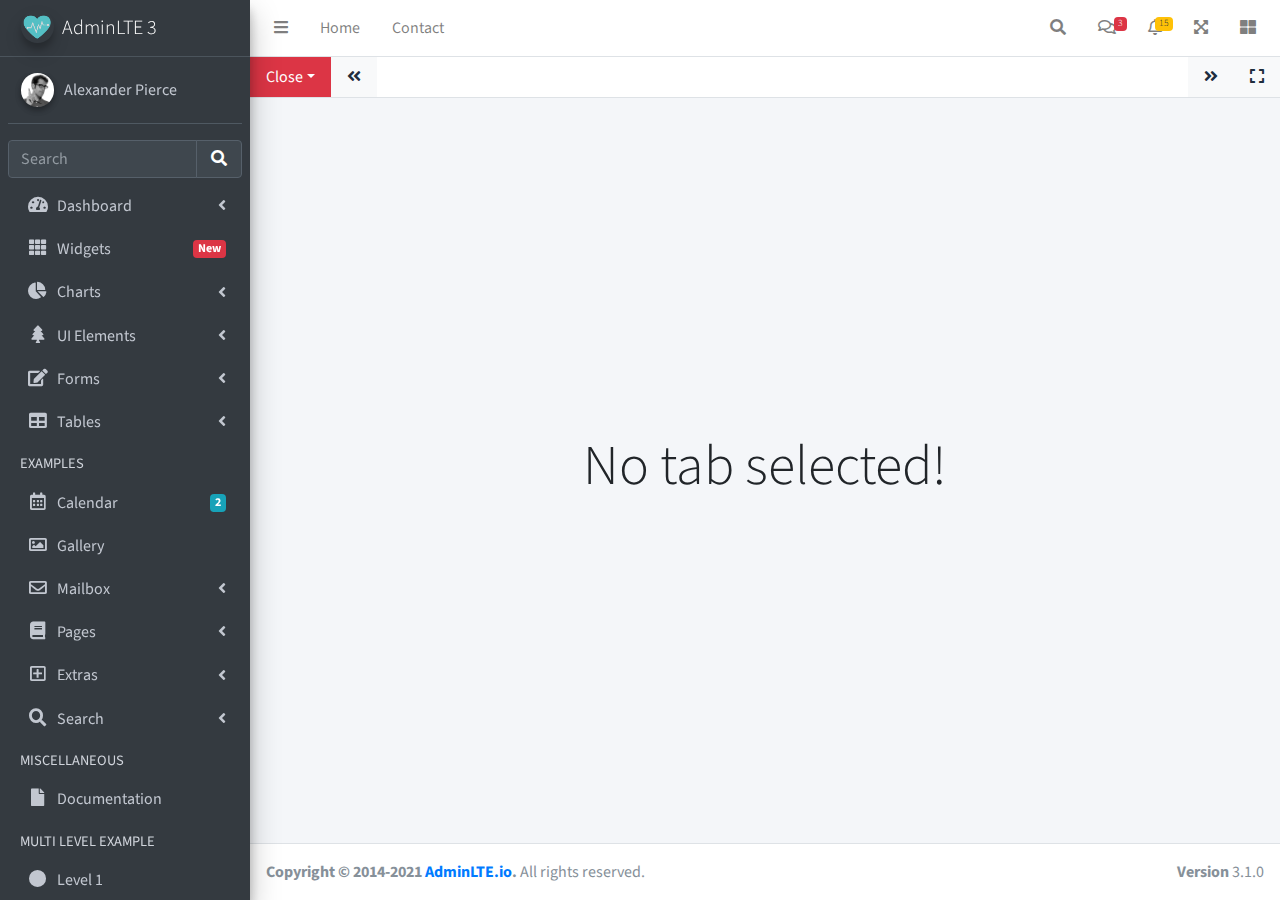
<file: iframe.html>
<!DOCTYPE html>
<html lang="en">
<head>
  <meta charset="utf-8">
  <meta name="viewport" content="width=device-width, initial-scale=1">
  <title>AdminLTE 3 | Tabbed IFrames</title>

  <!-- Google Font: Source Sans Pro -->
  <link rel="stylesheet" href="https://fonts.googleapis.com/css?family=Source+Sans+Pro:300,400,400i,700&display=fallback">
  <!-- Font Awesome -->
  <link rel="stylesheet" href="plugins/fontawesome-free/css/all.min.css">
  <!-- Theme style -->
  <link rel="stylesheet" href="dist/css/adminlte.min.css">
  <!-- overlayScrollbars -->
  <link rel="stylesheet" href="plugins/overlayScrollbars/css/OverlayScrollbars.min.css">
</head>
<body class="hold-transition sidebar-mini layout-fixed" data-panel-auto-height-mode="height">
<div class="wrapper">

  <!-- Navbar -->
  <nav class="main-header navbar navbar-expand navbar-white navbar-light">
    <!-- Left navbar links -->
    <ul class="navbar-nav">
      <li class="nav-item">
        <a class="nav-link" data-widget="pushmenu" href="#" role="button"><i class="fas fa-bars"></i></a>
      </li>
      <li class="nav-item d-none d-sm-inline-block">
        <a href="index3.html" class="nav-link">Home</a>
      </li>
      <li class="nav-item d-none d-sm-inline-block">
        <a href="#" class="nav-link">Contact</a>
      </li>
    </ul>

    <!-- Right navbar links -->
    <ul class="navbar-nav ml-auto">
      <!-- Navbar Search -->
      <li class="nav-item">
        <a class="nav-link" data-widget="navbar-search" href="#" role="button">
          <i class="fas fa-search"></i>
        </a>
        <div class="navbar-search-block">
          <form class="form-inline">
            <div class="input-group input-group-sm">
              <input class="form-control form-control-navbar" type="search" placeholder="Search" aria-label="Search">
              <div class="input-group-append">
                <button class="btn btn-navbar" type="submit">
                  <i class="fas fa-search"></i>
                </button>
                <button class="btn btn-navbar" type="button" data-widget="navbar-search">
                  <i class="fas fa-times"></i>
                </button>
              </div>
            </div>
          </form>
        </div>
      </li>

      <!-- Messages Dropdown Menu -->
      <li class="nav-item dropdown">
        <a class="nav-link" data-toggle="dropdown" href="#">
          <i class="far fa-comments"></i>
          <span class="badge badge-danger navbar-badge">3</span>
        </a>
        <div class="dropdown-menu dropdown-menu-lg dropdown-menu-right">
          <a href="#" class="dropdown-item">
            <!-- Message Start -->
            <div class="media">
              <img src="dist/img/user1-128x128.jpg" alt="User Avatar" class="img-size-50 mr-3 img-circle">
              <div class="media-body">
                <h3 class="dropdown-item-title">
                  Brad Diesel
                  <span class="float-right text-sm text-danger"><i class="fas fa-star"></i></span>
                </h3>
                <p class="text-sm">Call me whenever you can...</p>
                <p class="text-sm text-muted"><i class="far fa-clock mr-1"></i> 4 Hours Ago</p>
              </div>
            </div>
            <!-- Message End -->
          </a>
          <div class="dropdown-divider"></div>
          <a href="#" class="dropdown-item">
            <!-- Message Start -->
            <div class="media">
              <img src="dist/img/user8-128x128.jpg" alt="User Avatar" class="img-size-50 img-circle mr-3">
              <div class="media-body">
                <h3 class="dropdown-item-title">
                  John Pierce
                  <span class="float-right text-sm text-muted"><i class="fas fa-star"></i></span>
                </h3>
                <p class="text-sm">I got your message bro</p>
                <p class="text-sm text-muted"><i class="far fa-clock mr-1"></i> 4 Hours Ago</p>
              </div>
            </div>
            <!-- Message End -->
          </a>
          <div class="dropdown-divider"></div>
          <a href="#" class="dropdown-item">
            <!-- Message Start -->
            <div class="media">
              <img src="dist/img/user3-128x128.jpg" alt="User Avatar" class="img-size-50 img-circle mr-3">
              <div class="media-body">
                <h3 class="dropdown-item-title">
                  Nora Silvester
                  <span class="float-right text-sm text-warning"><i class="fas fa-star"></i></span>
                </h3>
                <p class="text-sm">The subject goes here</p>
                <p class="text-sm text-muted"><i class="far fa-clock mr-1"></i> 4 Hours Ago</p>
              </div>
            </div>
            <!-- Message End -->
          </a>
          <div class="dropdown-divider"></div>
          <a href="#" class="dropdown-item dropdown-footer">See All Messages</a>
        </div>
      </li>
      <!-- Notifications Dropdown Menu -->
      <li class="nav-item dropdown">
        <a class="nav-link" data-toggle="dropdown" href="#">
          <i class="far fa-bell"></i>
          <span class="badge badge-warning navbar-badge">15</span>
        </a>
        <div class="dropdown-menu dropdown-menu-lg dropdown-menu-right">
          <span class="dropdown-item dropdown-header">15 Notifications</span>
          <div class="dropdown-divider"></div>
          <a href="#" class="dropdown-item">
            <i class="fas fa-envelope mr-2"></i> 4 new messages
            <span class="float-right text-muted text-sm">3 mins</span>
          </a>
          <div class="dropdown-divider"></div>
          <a href="#" class="dropdown-item">
            <i class="fas fa-users mr-2"></i> 8 friend requests
            <span class="float-right text-muted text-sm">12 hours</span>
          </a>
          <div class="dropdown-divider"></div>
          <a href="#" class="dropdown-item">
            <i class="fas fa-file mr-2"></i> 3 new reports
            <span class="float-right text-muted text-sm">2 days</span>
          </a>
          <div class="dropdown-divider"></div>
          <a href="#" class="dropdown-item dropdown-footer">See All Notifications</a>
        </div>
      </li>
      <li class="nav-item">
        <a class="nav-link" data-widget="fullscreen" href="#" role="button">
          <i class="fas fa-expand-arrows-alt"></i>
        </a>
      </li>
      <li class="nav-item">
        <a class="nav-link" data-widget="control-sidebar" data-slide="true" href="#" role="button">
          <i class="fas fa-th-large"></i>
        </a>
      </li>
    </ul>
  </nav>
  <!-- /.navbar -->

  <!-- Main Sidebar Container -->
  <aside class="main-sidebar sidebar-dark-primary elevation-4">
    <!-- Brand Logo -->
    <a href="index3.html" class="brand-link">
      <img src="dist/img/AdminLTELogo.png" alt="AdminLTE Logo" class="brand-image img-circle elevation-3" style="opacity: .8">
      <span class="brand-text font-weight-light">AdminLTE 3</span>
    </a>

    <!-- Sidebar -->
    <div class="sidebar">
      <!-- Sidebar user panel (optional) -->
      <div class="user-panel mt-3 pb-3 mb-3 d-flex">
        <div class="image">
          <img src="dist/img/user2-160x160.jpg" class="img-circle elevation-2" alt="User Image">
        </div>
        <div class="info">
          <a href="#" class="d-block">Alexander Pierce</a>
        </div>
      </div>

      <!-- SidebarSearch Form -->
      <div class="form-inline">
        <div class="input-group" data-widget="sidebar-search">
          <input class="form-control form-control-sidebar" type="search" placeholder="Search" aria-label="Search">
          <div class="input-group-append">
            <button class="btn btn-sidebar">
              <i class="fas fa-search fa-fw"></i>
            </button>
          </div>
        </div>
      </div>

      <!-- Sidebar Menu -->
      <nav class="mt-2">
        <ul class="nav nav-pills nav-sidebar flex-column" data-widget="treeview" role="menu" data-accordion="false">
          <!-- Add icons to the links using the .nav-icon class
               with font-awesome or any other icon font library -->
          <li class="nav-item">
            <a href="#" class="nav-link">
              <i class="nav-icon fas fa-tachometer-alt"></i>
              <p>
                Dashboard
                <i class="right fas fa-angle-left"></i>
              </p>
            </a>
            <ul class="nav nav-treeview">
              <li class="nav-item">
                <a href="./index.html" class="nav-link">
                  <i class="far fa-circle nav-icon"></i>
                  <p>Dashboard v1</p>
                </a>
              </li>
              <li class="nav-item">
                <a href="./index2.html" class="nav-link">
                  <i class="far fa-circle nav-icon"></i>
                  <p>Dashboard v2</p>
                </a>
              </li>
              <li class="nav-item">
                <a href="./index3.html" class="nav-link">
                  <i class="far fa-circle nav-icon"></i>
                  <p>Dashboard v3</p>
                </a>
              </li>
            </ul>
          </li>
          <li class="nav-item">
            <a href="pages/widgets.html" class="nav-link">
              <i class="nav-icon fas fa-th"></i>
              <p>
                Widgets
                <span class="right badge badge-danger">New</span>
              </p>
            </a>
          </li>
          <li class="nav-item">
            <a href="#" class="nav-link">
              <i class="nav-icon fas fa-chart-pie"></i>
              <p>
                Charts
                <i class="right fas fa-angle-left"></i>
              </p>
            </a>
            <ul class="nav nav-treeview">
              <li class="nav-item">
                <a href="pages/charts/chartjs.html" class="nav-link">
                  <i class="far fa-circle nav-icon"></i>
                  <p>ChartJS</p>
                </a>
              </li>
              <li class="nav-item">
                <a href="pages/charts/flot.html" class="nav-link">
                  <i class="far fa-circle nav-icon"></i>
                  <p>Flot</p>
                </a>
              </li>
              <li class="nav-item">
                <a href="pages/charts/inline.html" class="nav-link">
                  <i class="far fa-circle nav-icon"></i>
                  <p>Inline</p>
                </a>
              </li>
            </ul>
          </li>
          <li class="nav-item">
            <a href="#" class="nav-link">
              <i class="nav-icon fas fa-tree"></i>
              <p>
                UI Elements
                <i class="fas fa-angle-left right"></i>
              </p>
            </a>
            <ul class="nav nav-treeview">
              <li class="nav-item">
                <a href="pages/UI/general.html" class="nav-link">
                  <i class="far fa-circle nav-icon"></i>
                  <p>General</p>
                </a>
              </li>
              <li class="nav-item">
                <a href="pages/UI/icons.html" class="nav-link">
                  <i class="far fa-circle nav-icon"></i>
                  <p>Icons</p>
                </a>
              </li>
              <li class="nav-item">
                <a href="pages/UI/buttons.html" class="nav-link">
                  <i class="far fa-circle nav-icon"></i>
                  <p>Buttons</p>
                </a>
              </li>
              <li class="nav-item">
                <a href="pages/UI/sliders.html" class="nav-link">
                  <i class="far fa-circle nav-icon"></i>
                  <p>Sliders</p>
                </a>
              </li>
              <li class="nav-item">
                <a href="pages/UI/modals.html" class="nav-link">
                  <i class="far fa-circle nav-icon"></i>
                  <p>Modals & Alerts</p>
                </a>
              </li>
              <li class="nav-item">
                <a href="pages/UI/navbar.html" class="nav-link">
                  <i class="far fa-circle nav-icon"></i>
                  <p>Navbar & Tabs</p>
                </a>
              </li>
              <li class="nav-item">
                <a href="pages/UI/timeline.html" class="nav-link">
                  <i class="far fa-circle nav-icon"></i>
                  <p>Timeline</p>
                </a>
              </li>
              <li class="nav-item">
                <a href="pages/UI/ribbons.html" class="nav-link">
                  <i class="far fa-circle nav-icon"></i>
                  <p>Ribbons</p>
                </a>
              </li>
            </ul>
          </li>
          <li class="nav-item">
            <a href="#" class="nav-link">
              <i class="nav-icon fas fa-edit"></i>
              <p>
                Forms
                <i class="fas fa-angle-left right"></i>
              </p>
            </a>
            <ul class="nav nav-treeview">
              <li class="nav-item">
                <a href="pages/forms/general.html" class="nav-link">
                  <i class="far fa-circle nav-icon"></i>
                  <p>General Elements</p>
                </a>
              </li>
              <li class="nav-item">
                <a href="pages/forms/advanced.html" class="nav-link">
                  <i class="far fa-circle nav-icon"></i>
                  <p>Advanced Elements</p>
                </a>
              </li>
              <li class="nav-item">
                <a href="pages/forms/editors.html" class="nav-link">
                  <i class="far fa-circle nav-icon"></i>
                  <p>Editors</p>
                </a>
              </li>
              <li class="nav-item">
                <a href="pages/forms/validation.html" class="nav-link">
                  <i class="far fa-circle nav-icon"></i>
                  <p>Validation</p>
                </a>
              </li>
            </ul>
          </li>
          <li class="nav-item">
            <a href="#" class="nav-link">
              <i class="nav-icon fas fa-table"></i>
              <p>
                Tables
                <i class="fas fa-angle-left right"></i>
              </p>
            </a>
            <ul class="nav nav-treeview">
              <li class="nav-item">
                <a href="pages/tables/simple.html" class="nav-link">
                  <i class="far fa-circle nav-icon"></i>
                  <p>Simple Tables</p>
                </a>
              </li>
              <li class="nav-item">
                <a href="pages/tables/data.html" class="nav-link">
                  <i class="far fa-circle nav-icon"></i>
                  <p>DataTables</p>
                </a>
              </li>
              <li class="nav-item">
                <a href="pages/tables/jsgrid.html" class="nav-link">
                  <i class="far fa-circle nav-icon"></i>
                  <p>jsGrid</p>
                </a>
              </li>
            </ul>
          </li>
          <li class="nav-header">EXAMPLES</li>
          <li class="nav-item">
            <a href="pages/calendar.html" class="nav-link">
              <i class="nav-icon far fa-calendar-alt"></i>
              <p>
                Calendar
                <span class="badge badge-info right">2</span>
              </p>
            </a>
          </li>
          <li class="nav-item">
            <a href="pages/gallery.html" class="nav-link">
              <i class="nav-icon far fa-image"></i>
              <p>
                Gallery
              </p>
            </a>
          </li>
          <li class="nav-item">
            <a href="#" class="nav-link">
              <i class="nav-icon far fa-envelope"></i>
              <p>
                Mailbox
                <i class="fas fa-angle-left right"></i>
              </p>
            </a>
            <ul class="nav nav-treeview">
              <li class="nav-item">
                <a href="pages/mailbox/mailbox.html" class="nav-link">
                  <i class="far fa-circle nav-icon"></i>
                  <p>Inbox</p>
                </a>
              </li>
              <li class="nav-item">
                <a href="pages/mailbox/compose.html" class="nav-link">
                  <i class="far fa-circle nav-icon"></i>
                  <p>Compose</p>
                </a>
              </li>
              <li class="nav-item">
                <a href="pages/mailbox/read-mail.html" class="nav-link">
                  <i class="far fa-circle nav-icon"></i>
                  <p>Read</p>
                </a>
              </li>
            </ul>
          </li>
          <li class="nav-item">
            <a href="#" class="nav-link">
              <i class="nav-icon fas fa-book"></i>
              <p>
                Pages
                <i class="fas fa-angle-left right"></i>
              </p>
            </a>
            <ul class="nav nav-treeview">
              <li class="nav-item">
                <a href="pages/examples/invoice.html" class="nav-link">
                  <i class="far fa-circle nav-icon"></i>
                  <p>Invoice</p>
                </a>
              </li>
              <li class="nav-item">
                <a href="pages/examples/profile.html" class="nav-link">
                  <i class="far fa-circle nav-icon"></i>
                  <p>Profile</p>
                </a>
              </li>
              <li class="nav-item">
                <a href="pages/examples/e-commerce.html" class="nav-link">
                  <i class="far fa-circle nav-icon"></i>
                  <p>E-commerce</p>
                </a>
              </li>
              <li class="nav-item">
                <a href="pages/examples/projects.html" class="nav-link">
                  <i class="far fa-circle nav-icon"></i>
                  <p>Projects</p>
                </a>
              </li>
              <li class="nav-item">
                <a href="pages/examples/project-add.html" class="nav-link">
                  <i class="far fa-circle nav-icon"></i>
                  <p>Project Add</p>
                </a>
              </li>
              <li class="nav-item">
                <a href="pages/examples/project-edit.html" class="nav-link">
                  <i class="far fa-circle nav-icon"></i>
                  <p>Project Edit</p>
                </a>
              </li>
              <li class="nav-item">
                <a href="pages/examples/project-detail.html" class="nav-link">
                  <i class="far fa-circle nav-icon"></i>
                  <p>Project Detail</p>
                </a>
              </li>
              <li class="nav-item">
                <a href="pages/examples/contacts.html" class="nav-link">
                  <i class="far fa-circle nav-icon"></i>
                  <p>Contacts</p>
                </a>
              </li>
              <li class="nav-item">
                <a href="pages/examples/faq.html" class="nav-link">
                  <i class="far fa-circle nav-icon"></i>
                  <p>FAQ</p>
                </a>
              </li>
              <li class="nav-item">
                <a href="pages/examples/contact-us.html" class="nav-link">
                  <i class="far fa-circle nav-icon"></i>
                  <p>Contact us</p>
                </a>
              </li>
            </ul>
          </li>
          <li class="nav-item">
            <a href="#" class="nav-link">
              <i class="nav-icon far fa-plus-square"></i>
              <p>
                Extras
                <i class="fas fa-angle-left right"></i>
              </p>
            </a>
            <ul class="nav nav-treeview">
              <li class="nav-item">
                <a href="#" class="nav-link">
                  <i class="far fa-circle nav-icon"></i>
                  <p>
                    Login & Register v1
                    <i class="fas fa-angle-left right"></i>
                  </p>
                </a>
                <ul class="nav nav-treeview">
                  <li class="nav-item">
                    <a href="pages/examples/login.html" class="nav-link">
                      <i class="far fa-circle nav-icon"></i>
                      <p>Login v1</p>
                    </a>
                  </li>
                  <li class="nav-item">
                    <a href="pages/examples/register.html" class="nav-link">
                      <i class="far fa-circle nav-icon"></i>
                      <p>Register v1</p>
                    </a>
                  </li>
                  <li class="nav-item">
                    <a href="pages/examples/forgot-password.html" class="nav-link">
                      <i class="far fa-circle nav-icon"></i>
                      <p>Forgot Password v1</p>
                    </a>
                  </li>
                  <li class="nav-item">
                    <a href="pages/examples/recover-password.html" class="nav-link">
                      <i class="far fa-circle nav-icon"></i>
                      <p>Recover Password v1</p>
                    </a>
                  </li>
                </ul>
              </li>
              <li class="nav-item">
                <a href="#" class="nav-link">
                  <i class="far fa-circle nav-icon"></i>
                  <p>
                    Login & Register v2
                    <i class="fas fa-angle-left right"></i>
                  </p>
                </a>
                <ul class="nav nav-treeview">
                  <li class="nav-item">
                    <a href="pages/examples/login-v2.html" class="nav-link">
                      <i class="far fa-circle nav-icon"></i>
                      <p>Login v2</p>
                    </a>
                  </li>
                  <li class="nav-item">
                    <a href="pages/examples/register-v2.html" class="nav-link">
                      <i class="far fa-circle nav-icon"></i>
                      <p>Register v2</p>
                    </a>
                  </li>
                  <li class="nav-item">
                    <a href="pages/examples/forgot-password-v2.html" class="nav-link">
                      <i class="far fa-circle nav-icon"></i>
                      <p>Forgot Password v2</p>
                    </a>
                  </li>
                  <li class="nav-item">
                    <a href="pages/examples/recover-password-v2.html" class="nav-link">
                      <i class="far fa-circle nav-icon"></i>
                      <p>Recover Password v2</p>
                    </a>
                  </li>
                </ul>
              </li>
              <li class="nav-item">
                <a href="pages/examples/lockscreen.html" class="nav-link">
                  <i class="far fa-circle nav-icon"></i>
                  <p>Lockscreen</p>
                </a>
              </li>
              <li class="nav-item">
                <a href="pages/examples/legacy-user-menu.html" class="nav-link">
                  <i class="far fa-circle nav-icon"></i>
                  <p>Legacy User Menu</p>
                </a>
              </li>
              <li class="nav-item">
                <a href="pages/examples/language-menu.html" class="nav-link">
                  <i class="far fa-circle nav-icon"></i>
                  <p>Language Menu</p>
                </a>
              </li>
              <li class="nav-item">
                <a href="pages/examples/404.html" class="nav-link">
                  <i class="far fa-circle nav-icon"></i>
                  <p>Error 404</p>
                </a>
              </li>
              <li class="nav-item">
                <a href="pages/examples/500.html" class="nav-link">
                  <i class="far fa-circle nav-icon"></i>
                  <p>Error 500</p>
                </a>
              </li>
              <li class="nav-item">
                <a href="pages/examples/pace.html" class="nav-link">
                  <i class="far fa-circle nav-icon"></i>
                  <p>Pace</p>
                </a>
              </li>
              <li class="nav-item">
                <a href="pages/examples/blank.html" class="nav-link">
                  <i class="far fa-circle nav-icon"></i>
                  <p>Blank Page</p>
                </a>
              </li>
              <li class="nav-item">
                <a href="starter.html" class="nav-link">
                  <i class="far fa-circle nav-icon"></i>
                  <p>Starter Page</p>
                </a>
              </li>
            </ul>
          </li>
          <li class="nav-item">
            <a href="#" class="nav-link">
              <i class="nav-icon fas fa-search"></i>
              <p>
                Search
                <i class="fas fa-angle-left right"></i>
              </p>
            </a>
            <ul class="nav nav-treeview">
              <li class="nav-item">
                <a href="pages/search/simple.html" class="nav-link">
                  <i class="far fa-circle nav-icon"></i>
                  <p>Simple Search</p>
                </a>
              </li>
              <li class="nav-item">
                <a href="pages/search/enhanced.html" class="nav-link">
                  <i class="far fa-circle nav-icon"></i>
                  <p>Enhanced</p>
                </a>
              </li>
            </ul>
          </li>
          <li class="nav-header">MISCELLANEOUS</li>
          <li class="nav-item">
            <a href="https://adminlte.io/docs/3.1/" class="nav-link">
              <i class="nav-icon fas fa-file"></i>
              <p>Documentation</p>
            </a>
          </li>
          <li class="nav-header">MULTI LEVEL EXAMPLE</li>
          <li class="nav-item">
            <a href="#" class="nav-link">
              <i class="fas fa-circle nav-icon"></i>
              <p>Level 1</p>
            </a>
          </li>
          <li class="nav-item">
            <a href="#" class="nav-link">
              <i class="nav-icon fas fa-circle"></i>
              <p>
                Level 1
                <i class="right fas fa-angle-left"></i>
              </p>
            </a>
            <ul class="nav nav-treeview">
              <li class="nav-item">
                <a href="#" class="nav-link">
                  <i class="far fa-circle nav-icon"></i>
                  <p>Level 2</p>
                </a>
              </li>
              <li class="nav-item">
                <a href="#" class="nav-link">
                  <i class="far fa-circle nav-icon"></i>
                  <p>
                    Level 2
                    <i class="right fas fa-angle-left"></i>
                  </p>
                </a>
                <ul class="nav nav-treeview">
                  <li class="nav-item">
                    <a href="#" class="nav-link">
                      <i class="far fa-dot-circle nav-icon"></i>
                      <p>Level 3</p>
                    </a>
                  </li>
                  <li class="nav-item">
                    <a href="#" class="nav-link">
                      <i class="far fa-dot-circle nav-icon"></i>
                      <p>Level 3</p>
                    </a>
                  </li>
                  <li class="nav-item">
                    <a href="#" class="nav-link">
                      <i class="far fa-dot-circle nav-icon"></i>
                      <p>Level 3</p>
                    </a>
                  </li>
                </ul>
              </li>
              <li class="nav-item">
                <a href="#" class="nav-link">
                  <i class="far fa-circle nav-icon"></i>
                  <p>Level 2</p>
                </a>
              </li>
            </ul>
          </li>
          <li class="nav-item">
            <a href="#" class="nav-link">
              <i class="fas fa-circle nav-icon"></i>
              <p>Level 1</p>
            </a>
          </li>
          <li class="nav-header">LABELS</li>
          <li class="nav-item">
            <a href="#" class="nav-link">
              <i class="nav-icon far fa-circle text-danger"></i>
              <p class="text">Important</p>
            </a>
          </li>
          <li class="nav-item">
            <a href="#" class="nav-link">
              <i class="nav-icon far fa-circle text-warning"></i>
              <p>Warning</p>
            </a>
          </li>
          <li class="nav-item">
            <a href="#" class="nav-link">
              <i class="nav-icon far fa-circle text-info"></i>
              <p>Informational</p>
            </a>
          </li>
        </ul>
      </nav>
      <!-- /.sidebar-menu -->
    </div>
    <!-- /.sidebar -->
  </aside>

  <!-- Content Wrapper. Contains page content -->
  <div class="content-wrapper iframe-mode" data-widget="iframe" data-loading-screen="750">
    <div class="nav navbar navbar-expand navbar-white navbar-light border-bottom p-0">
      <div class="nav-item dropdown">
        <a class="nav-link bg-danger dropdown-toggle" data-toggle="dropdown" href="#" role="button" aria-haspopup="true" aria-expanded="false">Close</a>
        <div class="dropdown-menu mt-0">
          <a class="dropdown-item" href="#" data-widget="iframe-close" data-type="all">Close All</a>
          <a class="dropdown-item" href="#" data-widget="iframe-close" data-type="all-other">Close All Other</a>
        </div>
      </div>
      <a class="nav-link bg-light" href="#" data-widget="iframe-scrollleft"><i class="fas fa-angle-double-left"></i></a>
      <ul class="navbar-nav overflow-hidden" role="tablist"></ul>
      <a class="nav-link bg-light" href="#" data-widget="iframe-scrollright"><i class="fas fa-angle-double-right"></i></a>
      <a class="nav-link bg-light" href="#" data-widget="iframe-fullscreen"><i class="fas fa-expand"></i></a>
    </div>
    <div class="tab-content">
      <div class="tab-empty">
        <h2 class="display-4">No tab selected!</h2>
      </div>
      <div class="tab-loading">
        <div>
          <h2 class="display-4">Tab is loading <i class="fa fa-sync fa-spin"></i></h2>
        </div>
      </div>
    </div>
  </div>
  <!-- /.content-wrapper -->
  <footer class="main-footer">
    <strong>Copyright &copy; 2014-2021 <a href="https://adminlte.io">AdminLTE.io</a>.</strong>
    All rights reserved.
    <div class="float-right d-none d-sm-inline-block">
      <b>Version</b> 3.1.0
    </div>
  </footer>

  <!-- Control Sidebar -->
  <aside class="control-sidebar control-sidebar-dark">
    <!-- Control sidebar content goes here -->
  </aside>
  <!-- /.control-sidebar -->
</div>
<!-- ./wrapper -->

<!-- jQuery -->
<script src="plugins/jquery/jquery.min.js"></script>
<!-- jQuery UI 1.11.4 -->
<script src="plugins/jquery-ui/jquery-ui.min.js"></script>
<!-- Resolve conflict in jQuery UI tooltip with Bootstrap tooltip -->
<script>
  $.widget.bridge('uibutton', $.ui.button)
</script>
<!-- Bootstrap 4 -->
<script src="plugins/bootstrap/js/bootstrap.bundle.min.js"></script>
<!-- overlayScrollbars -->
<script src="plugins/overlayScrollbars/js/jquery.overlayScrollbars.min.js"></script>
<!-- AdminLTE App -->
<script src="dist/js/adminlte.js"></script>
<!-- AdminLTE for demo purposes -->
<script src="dist/js/demo.js"></script>
</body>
</html>
</file>
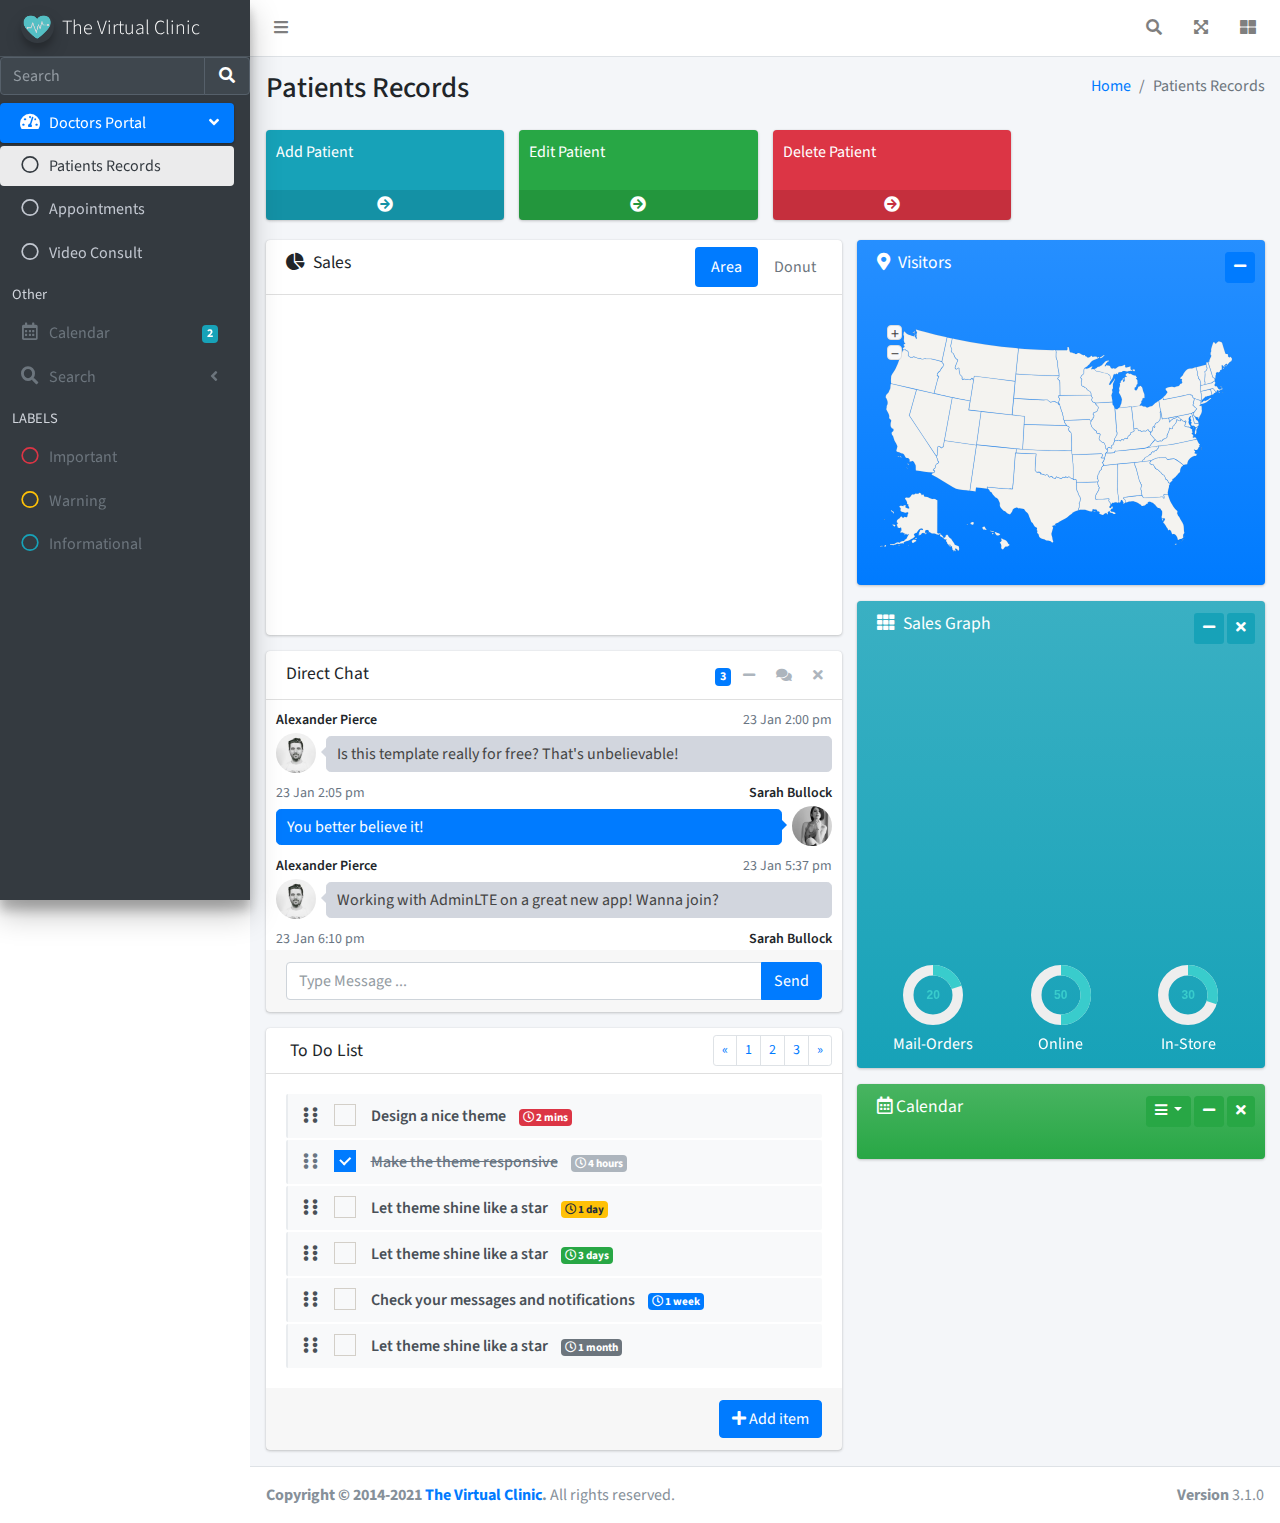
<file: index1.html>
<!DOCTYPE html>
<html lang="en">
<head>
  <meta charset="utf-8">
  <meta name="viewport" content="width=device-width, initial-scale=1">
  <title>Virtual Clinic | Portal</title>

  <!-- Google Font: Source Sans Pro -->
  <link rel="stylesheet" href="https://fonts.googleapis.com/css?family=Source+Sans+Pro:300,400,400i,700&display=fallback">
  <!-- Font Awesome -->
  <link rel="stylesheet" href="plugins/fontawesome-free/css/all.min.css">
  <!-- Ionicons -->
  <link rel="stylesheet" href="https://code.ionicframework.com/ionicons/2.0.1/css/ionicons.min.css">
  <!-- Tempusdominus Bootstrap 4 -->
  <link rel="stylesheet" href="plugins/tempusdominus-bootstrap-4/css/tempusdominus-bootstrap-4.min.css">
  <!-- iCheck -->
  <link rel="stylesheet" href="plugins/icheck-bootstrap/icheck-bootstrap.min.css">
  <!-- JQVMap -->
  <link rel="stylesheet" href="plugins/jqvmap/jqvmap.min.css">
  <!-- Theme style -->
  <link rel="stylesheet" href="dist/css/adminlte.min.css">
  <!-- overlayScrollbars -->
  <link rel="stylesheet" href="plugins/overlayScrollbars/css/OverlayScrollbars.min.css">
  <!-- Daterange picker -->
  <link rel="stylesheet" href="plugins/daterangepicker/daterangepicker.css">
  <!-- summernote -->
  <link rel="stylesheet" href="plugins/summernote/summernote-bs4.min.css">
</head>
<body class="hold-transition sidebar-mini layout-fixed">
<div class="wrapper">

  <!-- Preloader -->
  <div class="preloader flex-column justify-content-center align-items-center">
    <img class="animation__shake" src="dist/img/AdminLTELogo.png" alt="AdminLTELogo" height="60" width="60">
  </div>

  <!-- Navbar -->
  <nav class="main-header navbar navbar-expand navbar-white navbar-light">
    <!-- Left navbar links -->
    <ul class="navbar-nav">
      <li class="nav-item">
        <a class="nav-link" data-widget="pushmenu" href="#" role="button"><i class="fas fa-bars"></i></a>
      </li>
     
    </ul>

    <!-- Right navbar links -->
    <ul class="navbar-nav ml-auto">
      <!-- Navbar Search -->
      <li class="nav-item">
        <a class="nav-link" data-widget="navbar-search" href="#" role="button">
          <i class="fas fa-search"></i>
        </a>
        <div class="navbar-search-block">
          <form class="form-inline">
            <div class="input-group input-group-sm">
              <input class="form-control form-control-navbar" type="search" placeholder="Search" aria-label="Search">
              <div class="input-group-append">
                <button class="btn btn-navbar" type="submit">
                  <i class="fas fa-search"></i>
                </button>
                <button class="btn btn-navbar" type="button" data-widget="navbar-search">
                  <i class="fas fa-times"></i>
                </button>
              </div>
            </div>
          </form>
        </div>
      </li>

      <li class="nav-item">
        <a class="nav-link" data-widget="fullscreen" href="#" role="button">
          <i class="fas fa-expand-arrows-alt"></i>
        </a>
      </li>
      <li class="nav-item">
        <a class="nav-link" data-widget="control-sidebar" data-slide="true" href="#" role="button">
          <i class="fas fa-th-large"></i>
        </a>
      </li>
    </ul>
  </nav>
  <!-- /.navbar -->

  <!-- Main Sidebar Container -->
  <aside class="main-sidebar sidebar-dark-primary elevation-4">
    <!-- Brand Logo -->
    <a href="index1.html" class="brand-link">
      <img src="dist/img/AdminLTELogo.png" alt="VC Logo" class="brand-image img-circle elevation-3" style="opacity: .8">
      <span class="brand-text font-weight-light">The Virtual Clinic</span>
    </a>

        <!-- SidebarSearch Form -->
      <div class="form-inline">
        <div class="input-group" data-widget="sidebar-search">
          <input class="form-control form-control-sidebar" type="search" placeholder="Search" aria-label="Search">
          <div class="input-group-append">
            <button class="btn btn-sidebar">
              <i class="fas fa-search fa-fw"></i>
            </button>
          </div>
        </div>
      </div>

      <!-- Sidebar Menu -->
      <nav class="mt-2">
        <ul class="nav nav-pills nav-sidebar flex-column" data-widget="treeview" role="menu" data-accordion="false">
          <!-- Add icons to the links using the .nav-icon class
               with font-awesome or any other icon font library -->
          <li class="nav-item menu-open">
            <a href="#" class="nav-link active">
              <i class="nav-icon fas fa-tachometer-alt"></i>
              <p>
                Doctors Portal
                <i class="right fas fa-angle-left"></i>
              </p>
            </a>
            <ul class="nav nav-treeview">
              <li class="nav-item">
                <a href="./index1.html" class="nav-link active">
                  <i class="far fa-circle nav-icon"></i>
                  <p>Patients Records</p>
                </a>
              </li>
              <li class="nav-item">
                <a href="./index2.html" class="nav-link">
                  <i class="far fa-circle nav-icon"></i>
                  <p>Appointments</p>
                </a>
              </li>
              <li class="nav-item">
                <a href="./index3.html" class="nav-link">
                  <i class="far fa-circle nav-icon"></i>
                  <p>Video Consult</p>
                </a>
              </li>
            </ul>
          </li>

          <li class="nav-header">Other</li>
          <li class="nav-item">
            <a href="pages/calendar.html" class="nav-link">
              <i class="nav-icon far fa-calendar-alt"></i>
              <p>
                Calendar
                <span class="badge badge-info right">2</span>
              </p>
            </a>
          </li>
         
          <li class="nav-item">
            <a href="#" class="nav-link">
              <i class="nav-icon fas fa-search"></i>
              <p>
                Search
                <i class="fas fa-angle-left right"></i>
              </p>
            </a>
            <ul class="nav nav-treeview">
              <li class="nav-item">
                <a href="pages/search/simple.html" class="nav-link">
                  <i class="far fa-circle nav-icon"></i>
                  <p>Simple Search</p>
                </a>
              </li>
            
            </ul>
          </li>
         
          <li class="nav-header">LABELS</li>
          <li class="nav-item">
            <a href="#" class="nav-link">
              <i class="nav-icon far fa-circle text-danger"></i>
              <p class="text">Important</p>
            </a>
          </li>
          <li class="nav-item">
            <a href="#" class="nav-link">
              <i class="nav-icon far fa-circle text-warning"></i>
              <p>Warning</p>
            </a>
          </li>
          <li class="nav-item">
            <a href="#" class="nav-link">
              <i class="nav-icon far fa-circle text-info"></i>
              <p>Informational</p>
            </a>
          </li>
        </ul>
      </nav>
      <!-- /.sidebar-menu -->
    </div>
    <!-- /.sidebar -->
  </aside>

  <!-- Content Wrapper. Contains page content -->
  <div class="content-wrapper">
    <!-- Content Header (Page header) -->
    <div class="content-header">
      <div class="container-fluid">
        <div class="row mb-2">
          <div class="col-sm-6">
            <h1 class="m-0">Patients Records</h1>
          </div><!-- /.col -->
          <div class="col-sm-6">
            <ol class="breadcrumb float-sm-right">
              <li class="breadcrumb-item"><a href="#">Home</a></li>
              <li class="breadcrumb-item active">Patients Records</li>
            </ol>
          </div><!-- /.col -->
        </div><!-- /.row -->
      </div><!-- /.container-fluid -->
    </div>
    <!-- /.content-header -->

    <!-- Main content -->
    <section class="content">
      <div class="container-fluid">
        <!-- Small boxes (Stat box) -->
        <div class="row">
          <div class="col-lg-3 col-6">
            <!-- small box -->
            <div class="small-box bg-info">
              <div class="inner">
                               <p>Add Patient</p>
              </div>
              <div class="icon">
                <i class="ion ion-person-add"></i>
              </div>
              <a href="#" class="small-box-footer"> <i class="fas fa-arrow-circle-right"></i></a>
            </div>
          </div>
          <!-- ./col -->
          <div class="col-lg-3 col-6">
            <!-- small box -->
            <div class="small-box bg-success">
              <div class="inner">
                              <p>Edit Patient</p>
              </div>
              <div class="icon">
                <i class="ion ion-person-add"></i>
              </div>
              <a href="#" class="small-box-footer"> <i class="fas fa-arrow-circle-right"></i></a>
            </div>
          </div>
                   <!-- ./col -->
          <div class="col-lg-3 col-6">
            <!-- small box -->
            <div class="small-box bg-danger">
              <div class="inner">
                               <p>Delete Patient</p>
              </div>
              <div class="icon">
                <i class="ion ion-person-add"></i>
              </div>
              <a href="#" class="small-box-footer"> <i class="fas fa-arrow-circle-right"></i></a>
            </div>
          </div>
          <!-- ./col -->
        </div>
        <!-- /.row -->
        <!-- Main row -->
        <div class="row">
          <!-- Left col -->
          <section class="col-lg-7 connectedSortable">
            <!-- Custom tabs (Charts with tabs)-->
            <div class="card">
              <div class="card-header">
                <h3 class="card-title">
                  <i class="fas fa-chart-pie mr-1"></i>
                  Sales
                </h3>
                <div class="card-tools">
                  <ul class="nav nav-pills ml-auto">
                    <li class="nav-item">
                      <a class="nav-link active" href="#revenue-chart" data-toggle="tab">Area</a>
                    </li>
                    <li class="nav-item">
                      <a class="nav-link" href="#sales-chart" data-toggle="tab">Donut</a>
                    </li>
                  </ul>
                </div>
              </div><!-- /.card-header -->
              <div class="card-body">
                <div class="tab-content p-0">
                  <!-- Morris chart - Sales -->
                  <div class="chart tab-pane active" id="revenue-chart"
                       style="position: relative; height: 300px;">
                      <canvas id="revenue-chart-canvas" height="300" style="height: 300px;"></canvas>
                   </div>
                  <div class="chart tab-pane" id="sales-chart" style="position: relative; height: 300px;">
                    <canvas id="sales-chart-canvas" height="300" style="height: 300px;"></canvas>
                  </div>
                </div>
              </div><!-- /.card-body -->
            </div>
            <!-- /.card -->

            <!-- DIRECT CHAT -->
            <div class="card direct-chat direct-chat-primary">
              <div class="card-header">
                <h3 class="card-title">Direct Chat</h3>

                <div class="card-tools">
                  <span title="3 New Messages" class="badge badge-primary">3</span>
                  <button type="button" class="btn btn-tool" data-card-widget="collapse">
                    <i class="fas fa-minus"></i>
                  </button>
                  <button type="button" class="btn btn-tool" title="Contacts" data-widget="chat-pane-toggle">
                    <i class="fas fa-comments"></i>
                  </button>
                  <button type="button" class="btn btn-tool" data-card-widget="remove">
                    <i class="fas fa-times"></i>
                  </button>
                </div>
              </div>
              <!-- /.card-header -->
              <div class="card-body">
                <!-- Conversations are loaded here -->
                <div class="direct-chat-messages">
                  <!-- Message. Default to the left -->
                  <div class="direct-chat-msg">
                    <div class="direct-chat-infos clearfix">
                      <span class="direct-chat-name float-left">Alexander Pierce</span>
                      <span class="direct-chat-timestamp float-right">23 Jan 2:00 pm</span>
                    </div>
                    <!-- /.direct-chat-infos -->
                    <img class="direct-chat-img" src="dist/img/user1-128x128.jpg" alt="message user image">
                    <!-- /.direct-chat-img -->
                    <div class="direct-chat-text">
                      Is this template really for free? That's unbelievable!
                    </div>
                    <!-- /.direct-chat-text -->
                  </div>
                  <!-- /.direct-chat-msg -->

                  <!-- Message to the right -->
                  <div class="direct-chat-msg right">
                    <div class="direct-chat-infos clearfix">
                      <span class="direct-chat-name float-right">Sarah Bullock</span>
                      <span class="direct-chat-timestamp float-left">23 Jan 2:05 pm</span>
                    </div>
                    <!-- /.direct-chat-infos -->
                    <img class="direct-chat-img" src="dist/img/user3-128x128.jpg" alt="message user image">
                    <!-- /.direct-chat-img -->
                    <div class="direct-chat-text">
                      You better believe it!
                    </div>
                    <!-- /.direct-chat-text -->
                  </div>
                  <!-- /.direct-chat-msg -->

                  <!-- Message. Default to the left -->
                  <div class="direct-chat-msg">
                    <div class="direct-chat-infos clearfix">
                      <span class="direct-chat-name float-left">Alexander Pierce</span>
                      <span class="direct-chat-timestamp float-right">23 Jan 5:37 pm</span>
                    </div>
                    <!-- /.direct-chat-infos -->
                    <img class="direct-chat-img" src="dist/img/user1-128x128.jpg" alt="message user image">
                    <!-- /.direct-chat-img -->
                    <div class="direct-chat-text">
                      Working with AdminLTE on a great new app! Wanna join?
                    </div>
                    <!-- /.direct-chat-text -->
                  </div>
                  <!-- /.direct-chat-msg -->

                  <!-- Message to the right -->
                  <div class="direct-chat-msg right">
                    <div class="direct-chat-infos clearfix">
                      <span class="direct-chat-name float-right">Sarah Bullock</span>
                      <span class="direct-chat-timestamp float-left">23 Jan 6:10 pm</span>
                    </div>
                    <!-- /.direct-chat-infos -->
                    <img class="direct-chat-img" src="dist/img/user3-128x128.jpg" alt="message user image">
                    <!-- /.direct-chat-img -->
                    <div class="direct-chat-text">
                      I would love to.
                    </div>
                    <!-- /.direct-chat-text -->
                  </div>
                  <!-- /.direct-chat-msg -->

                </div>
                <!--/.direct-chat-messages-->

                <!-- Contacts are loaded here -->
                <div class="direct-chat-contacts">
                  <ul class="contacts-list">
                    <li>
                      <a href="#">
                        <img class="contacts-list-img" src="dist/img/user1-128x128.jpg" alt="User Avatar">

                        <div class="contacts-list-info">
                          <span class="contacts-list-name">
                            Count Dracula
                            <small class="contacts-list-date float-right">2/28/2015</small>
                          </span>
                          <span class="contacts-list-msg">How have you been? I was...</span>
                        </div>
                        <!-- /.contacts-list-info -->
                      </a>
                    </li>
                    <!-- End Contact Item -->
                    <li>
                      <a href="#">
                        <img class="contacts-list-img" src="dist/img/user7-128x128.jpg" alt="User Avatar">

                        <div class="contacts-list-info">
                          <span class="contacts-list-name">
                            Sarah Doe
                            <small class="contacts-list-date float-right">2/23/2015</small>
                          </span>
                          <span class="contacts-list-msg">I will be waiting for...</span>
                        </div>
                        <!-- /.contacts-list-info -->
                      </a>
                    </li>
                    <!-- End Contact Item -->
                    <li>
                      <a href="#">
                        <img class="contacts-list-img" src="dist/img/user3-128x128.jpg" alt="User Avatar">

                        <div class="contacts-list-info">
                          <span class="contacts-list-name">
                            Nadia Jolie
                            <small class="contacts-list-date float-right">2/20/2015</small>
                          </span>
                          <span class="contacts-list-msg">I'll call you back at...</span>
                        </div>
                        <!-- /.contacts-list-info -->
                      </a>
                    </li>
                    <!-- End Contact Item -->
                    <li>
                      <a href="#">
                        <img class="contacts-list-img" src="dist/img/user5-128x128.jpg" alt="User Avatar">

                        <div class="contacts-list-info">
                          <span class="contacts-list-name">
                            Nora S. Vans
                            <small class="contacts-list-date float-right">2/10/2015</small>
                          </span>
                          <span class="contacts-list-msg">Where is your new...</span>
                        </div>
                        <!-- /.contacts-list-info -->
                      </a>
                    </li>
                    <!-- End Contact Item -->
                    <li>
                      <a href="#">
                        <img class="contacts-list-img" src="dist/img/user6-128x128.jpg" alt="User Avatar">

                        <div class="contacts-list-info">
                          <span class="contacts-list-name">
                            John K.
                            <small class="contacts-list-date float-right">1/27/2015</small>
                          </span>
                          <span class="contacts-list-msg">Can I take a look at...</span>
                        </div>
                        <!-- /.contacts-list-info -->
                      </a>
                    </li>
                    <!-- End Contact Item -->
                    <li>
                      <a href="#">
                        <img class="contacts-list-img" src="dist/img/user8-128x128.jpg" alt="User Avatar">

                        <div class="contacts-list-info">
                          <span class="contacts-list-name">
                            Kenneth M.
                            <small class="contacts-list-date float-right">1/4/2015</small>
                          </span>
                          <span class="contacts-list-msg">Never mind I found...</span>
                        </div>
                        <!-- /.contacts-list-info -->
                      </a>
                    </li>
                    <!-- End Contact Item -->
                  </ul>
                  <!-- /.contacts-list -->
                </div>
                <!-- /.direct-chat-pane -->
              </div>
              <!-- /.card-body -->
              <div class="card-footer">
                <form action="#" method="post">
                  <div class="input-group">
                    <input type="text" name="message" placeholder="Type Message ..." class="form-control">
                    <span class="input-group-append">
                      <button type="button" class="btn btn-primary">Send</button>
                    </span>
                  </div>
                </form>
              </div>
              <!-- /.card-footer-->
            </div>
            <!--/.direct-chat -->

            <!-- TO DO List -->
            <div class="card">
              <div class="card-header">
                <h3 class="card-title">
                  <i class="ion ion-clipboard mr-1"></i>
                  To Do List
                </h3>

                <div class="card-tools">
                  <ul class="pagination pagination-sm">
                    <li class="page-item"><a href="#" class="page-link">&laquo;</a></li>
                    <li class="page-item"><a href="#" class="page-link">1</a></li>
                    <li class="page-item"><a href="#" class="page-link">2</a></li>
                    <li class="page-item"><a href="#" class="page-link">3</a></li>
                    <li class="page-item"><a href="#" class="page-link">&raquo;</a></li>
                  </ul>
                </div>
              </div>
              <!-- /.card-header -->
              <div class="card-body">
                <ul class="todo-list" data-widget="todo-list">
                  <li>
                    <!-- drag handle -->
                    <span class="handle">
                      <i class="fas fa-ellipsis-v"></i>
                      <i class="fas fa-ellipsis-v"></i>
                    </span>
                    <!-- checkbox -->
                    <div  class="icheck-primary d-inline ml-2">
                      <input type="checkbox" value="" name="todo1" id="todoCheck1">
                      <label for="todoCheck1"></label>
                    </div>
                    <!-- todo text -->
                    <span class="text">Design a nice theme</span>
                    <!-- Emphasis label -->
                    <small class="badge badge-danger"><i class="far fa-clock"></i> 2 mins</small>
                    <!-- General tools such as edit or delete-->
                    <div class="tools">
                      <i class="fas fa-edit"></i>
                      <i class="fas fa-trash-o"></i>
                    </div>
                  </li>
                  <li>
                    <span class="handle">
                      <i class="fas fa-ellipsis-v"></i>
                      <i class="fas fa-ellipsis-v"></i>
                    </span>
                    <div  class="icheck-primary d-inline ml-2">
                      <input type="checkbox" value="" name="todo2" id="todoCheck2" checked>
                      <label for="todoCheck2"></label>
                    </div>
                    <span class="text">Make the theme responsive</span>
                    <small class="badge badge-info"><i class="far fa-clock"></i> 4 hours</small>
                    <div class="tools">
                      <i class="fas fa-edit"></i>
                      <i class="fas fa-trash-o"></i>
                    </div>
                  </li>
                  <li>
                    <span class="handle">
                      <i class="fas fa-ellipsis-v"></i>
                      <i class="fas fa-ellipsis-v"></i>
                    </span>
                    <div  class="icheck-primary d-inline ml-2">
                      <input type="checkbox" value="" name="todo3" id="todoCheck3">
                      <label for="todoCheck3"></label>
                    </div>
                    <span class="text">Let theme shine like a star</span>
                    <small class="badge badge-warning"><i class="far fa-clock"></i> 1 day</small>
                    <div class="tools">
                      <i class="fas fa-edit"></i>
                      <i class="fas fa-trash-o"></i>
                    </div>
                  </li>
                  <li>
                    <span class="handle">
                      <i class="fas fa-ellipsis-v"></i>
                      <i class="fas fa-ellipsis-v"></i>
                    </span>
                    <div  class="icheck-primary d-inline ml-2">
                      <input type="checkbox" value="" name="todo4" id="todoCheck4">
                      <label for="todoCheck4"></label>
                    </div>
                    <span class="text">Let theme shine like a star</span>
                    <small class="badge badge-success"><i class="far fa-clock"></i> 3 days</small>
                    <div class="tools">
                      <i class="fas fa-edit"></i>
                      <i class="fas fa-trash-o"></i>
                    </div>
                  </li>
                  <li>
                    <span class="handle">
                      <i class="fas fa-ellipsis-v"></i>
                      <i class="fas fa-ellipsis-v"></i>
                    </span>
                    <div  class="icheck-primary d-inline ml-2">
                      <input type="checkbox" value="" name="todo5" id="todoCheck5">
                      <label for="todoCheck5"></label>
                    </div>
                    <span class="text">Check your messages and notifications</span>
                    <small class="badge badge-primary"><i class="far fa-clock"></i> 1 week</small>
                    <div class="tools">
                      <i class="fas fa-edit"></i>
                      <i class="fas fa-trash-o"></i>
                    </div>
                  </li>
                  <li>
                    <span class="handle">
                      <i class="fas fa-ellipsis-v"></i>
                      <i class="fas fa-ellipsis-v"></i>
                    </span>
                    <div  class="icheck-primary d-inline ml-2">
                      <input type="checkbox" value="" name="todo6" id="todoCheck6">
                      <label for="todoCheck6"></label>
                    </div>
                    <span class="text">Let theme shine like a star</span>
                    <small class="badge badge-secondary"><i class="far fa-clock"></i> 1 month</small>
                    <div class="tools">
                      <i class="fas fa-edit"></i>
                      <i class="fas fa-trash-o"></i>
                    </div>
                  </li>
                </ul>
              </div>
              <!-- /.card-body -->
              <div class="card-footer clearfix">
                <button type="button" class="btn btn-primary float-right"><i class="fas fa-plus"></i> Add item</button>
              </div>
            </div>
            <!-- /.card -->
          </section>
          <!-- /.Left col -->
          <!-- right col (We are only adding the ID to make the widgets sortable)-->
          <section class="col-lg-5 connectedSortable">

            <!-- Map card -->
            <div class="card bg-gradient-primary">
              <div class="card-header border-0">
                <h3 class="card-title">
                  <i class="fas fa-map-marker-alt mr-1"></i>
                  Visitors
                </h3>
                <!-- card tools -->
                <div class="card-tools">
                                    <button type="button" class="btn btn-primary btn-sm" data-card-widget="collapse" title="Collapse">
                    <i class="fas fa-minus"></i>
                  </button>
                </div>
                <!-- /.card-tools -->
              </div>
              <div class="card-body">
                <div id="world-map" style="height: 250px; width: 100%;"></div>
              </div>
              <!-- /.card-body-->
             
              
            </div>
            <!-- /.card -->

            <!-- solid sales graph -->
            <div class="card bg-gradient-info">
              <div class="card-header border-0">
                <h3 class="card-title">
                  <i class="fas fa-th mr-1"></i>
                  Sales Graph
                </h3>

                <div class="card-tools">
                  <button type="button" class="btn bg-info btn-sm" data-card-widget="collapse">
                    <i class="fas fa-minus"></i>
                  </button>
                  <button type="button" class="btn bg-info btn-sm" data-card-widget="remove">
                    <i class="fas fa-times"></i>
                  </button>
                </div>
              </div>
              <div class="card-body">
                <canvas class="chart" id="line-chart" style="min-height: 250px; height: 250px; max-height: 250px; max-width: 100%;"></canvas>
              </div>
              <!-- /.card-body -->
              <div class="card-footer bg-transparent">
                <div class="row">
                  <div class="col-4 text-center">
                    <input type="text" class="knob" data-readonly="true" value="20" data-width="60" data-height="60"
                           data-fgColor="#39CCCC">

                    <div class="text-white">Mail-Orders</div>
                  </div>
                  <!-- ./col -->
                  <div class="col-4 text-center">
                    <input type="text" class="knob" data-readonly="true" value="50" data-width="60" data-height="60"
                           data-fgColor="#39CCCC">

                    <div class="text-white">Online</div>
                  </div>
                  <!-- ./col -->
                  <div class="col-4 text-center">
                    <input type="text" class="knob" data-readonly="true" value="30" data-width="60" data-height="60"
                           data-fgColor="#39CCCC">

                    <div class="text-white">In-Store</div>
                  </div>
                  <!-- ./col -->
                </div>
                <!-- /.row -->
              </div>
              <!-- /.card-footer -->
            </div>
            <!-- /.card -->

            <!-- Calendar -->
            <div class="card bg-gradient-success">
              <div class="card-header border-0">

                <h3 class="card-title">
                  <i class="far fa-calendar-alt"></i>
                  Calendar
                </h3>
                <!-- tools card -->
                <div class="card-tools">
                  <!-- button with a dropdown -->
                  <div class="btn-group">
                    <button type="button" class="btn btn-success btn-sm dropdown-toggle" data-toggle="dropdown" data-offset="-52">
                      <i class="fas fa-bars"></i>
                    </button>
                    <div class="dropdown-menu" role="menu">
                      <a href="#" class="dropdown-item">Add new event</a>
                      <a href="#" class="dropdown-item">Clear events</a>
                      <div class="dropdown-divider"></div>
                      <a href="#" class="dropdown-item">View calendar</a>
                    </div>
                  </div>
                  <button type="button" class="btn btn-success btn-sm" data-card-widget="collapse">
                    <i class="fas fa-minus"></i>
                  </button>
                  <button type="button" class="btn btn-success btn-sm" data-card-widget="remove">
                    <i class="fas fa-times"></i>
                  </button>
                </div>
                <!-- /. tools -->
              </div>
              <!-- /.card-header -->
              <div class="card-body pt-0">
                <!--The calendar -->
                <div id="calendar" style="width: 100%"></div>
              </div>
              <!-- /.card-body -->
            </div>
            <!-- /.card -->
          </section>
          <!-- right col -->
        </div>
        <!-- /.row (main row) -->
      </div><!-- /.container-fluid -->
    </section>
    <!-- /.content -->
  </div>
  <!-- /.content-wrapper -->
  <footer class="main-footer">
    <strong>Copyright &copy; 2014-2021 <a href="https://thevirtualclinic.co.zw">The Virtual Clinic</a>.</strong>
    All rights reserved.
    <div class="float-right d-none d-sm-inline-block">
      <b>Version</b> 3.1.0
    </div>
  </footer>

  <!-- Control Sidebar -->
  <aside class="control-sidebar control-sidebar-dark">
    <!-- Control sidebar content goes here -->
  </aside>
  <!-- /.control-sidebar -->
</div>
<!-- ./wrapper -->

<!-- jQuery -->
<script src="plugins/jquery/jquery.min.js"></script>
<!-- jQuery UI 1.11.4 -->
<script src="plugins/jquery-ui/jquery-ui.min.js"></script>
<!-- Resolve conflict in jQuery UI tooltip with Bootstrap tooltip -->
<script>
  $.widget.bridge('uibutton', $.ui.button)
</script>
<!-- Bootstrap 4 -->
<script src="plugins/bootstrap/js/bootstrap.bundle.min.js"></script>
<!-- ChartJS -->
<script src="plugins/chart.js/Chart.min.js"></script>
<!-- Sparkline -->
<script src="plugins/sparklines/sparkline.js"></script>
<!-- JQVMap -->
<script src="plugins/jqvmap/jquery.vmap.min.js"></script>
<script src="plugins/jqvmap/maps/jquery.vmap.usa.js"></script>
<!-- jQuery Knob Chart -->
<script src="plugins/jquery-knob/jquery.knob.min.js"></script>
<!-- daterangepicker -->
<script src="plugins/moment/moment.min.js"></script>
<script src="plugins/daterangepicker/daterangepicker.js"></script>
<!-- Tempusdominus Bootstrap 4 -->
<script src="plugins/tempusdominus-bootstrap-4/js/tempusdominus-bootstrap-4.min.js"></script>
<!-- Summernote -->
<script src="plugins/summernote/summernote-bs4.min.js"></script>
<!-- overlayScrollbars -->
<script src="plugins/overlayScrollbars/js/jquery.overlayScrollbars.min.js"></script>
<!-- AdminLTE App -->
<script src="dist/js/adminlte.js"></script>
<!-- AdminLTE for demo purposes -->
<script src="dist/js/demo.js"></script>
<!-- AdminLTE dashboard demo (This is only for demo purposes) -->
<script src="dist/js/pages/dashboard.js"></script>
</body>
</html>
</file>
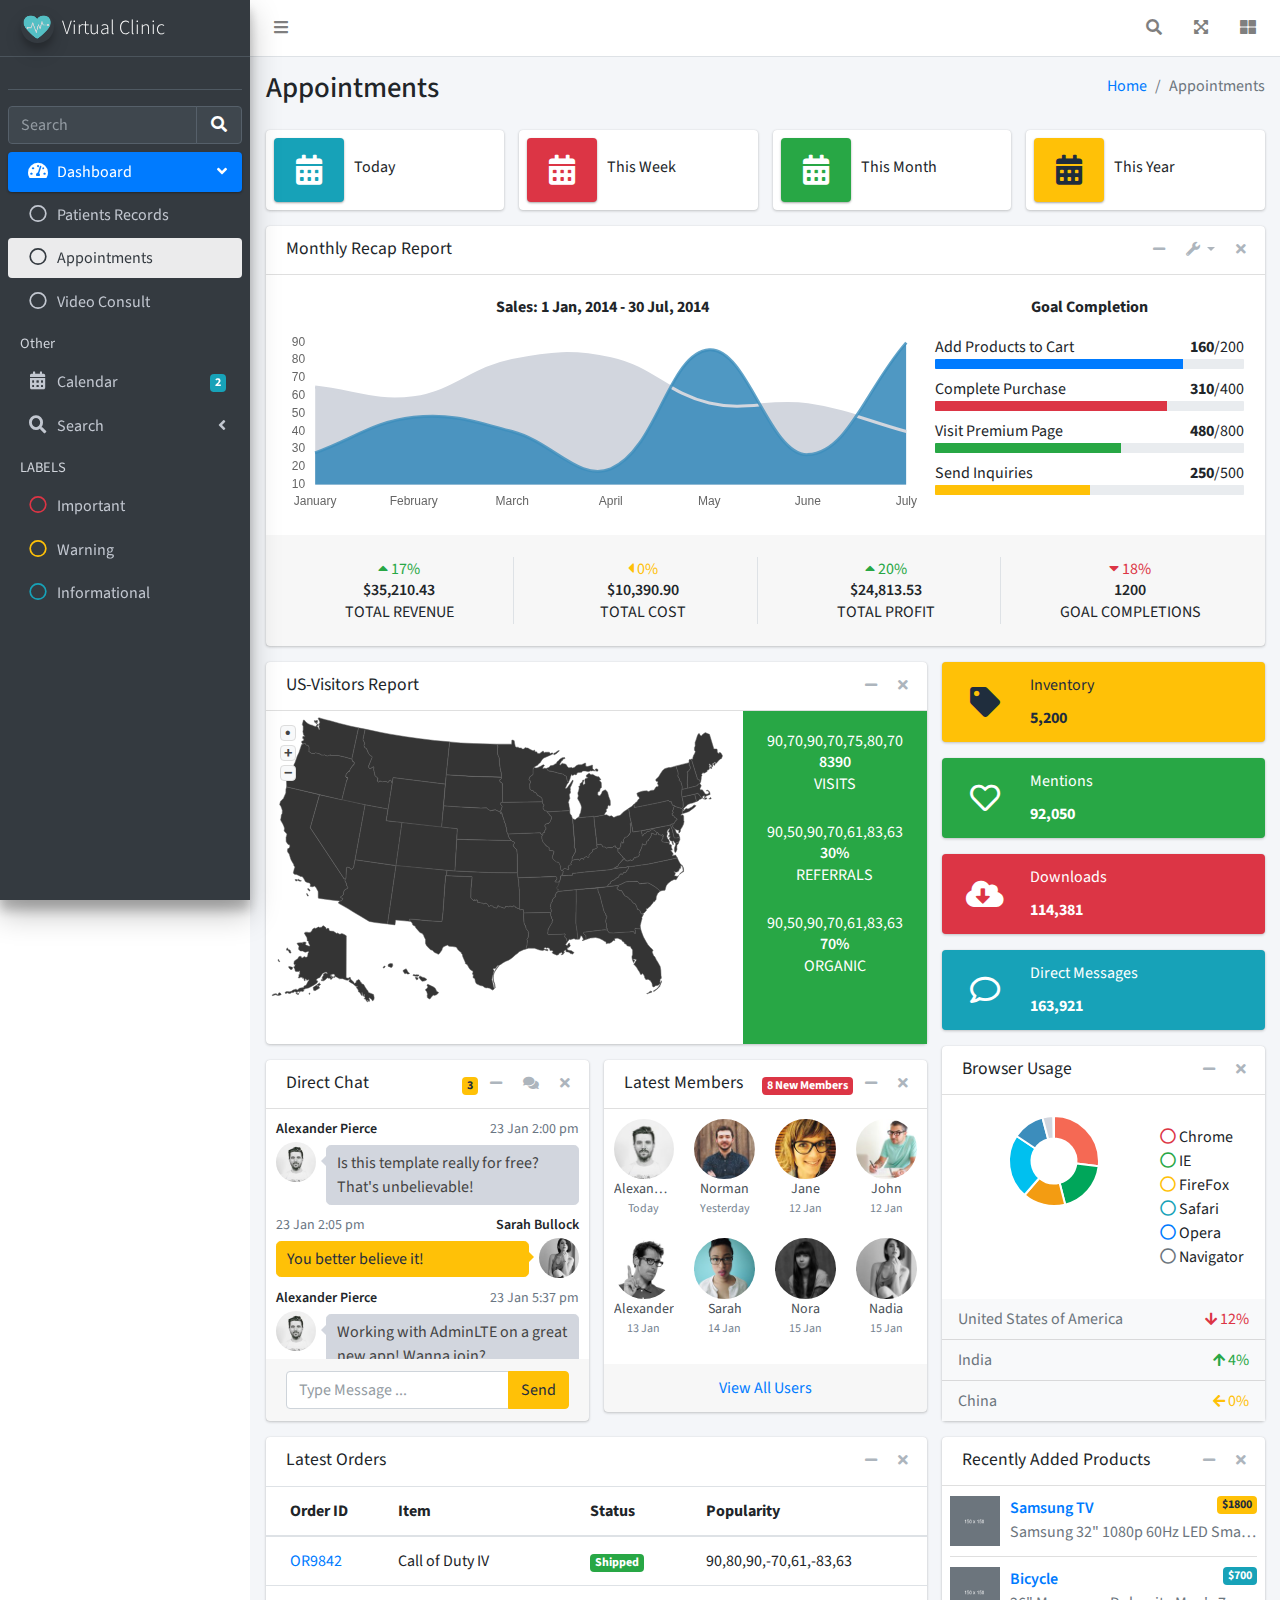
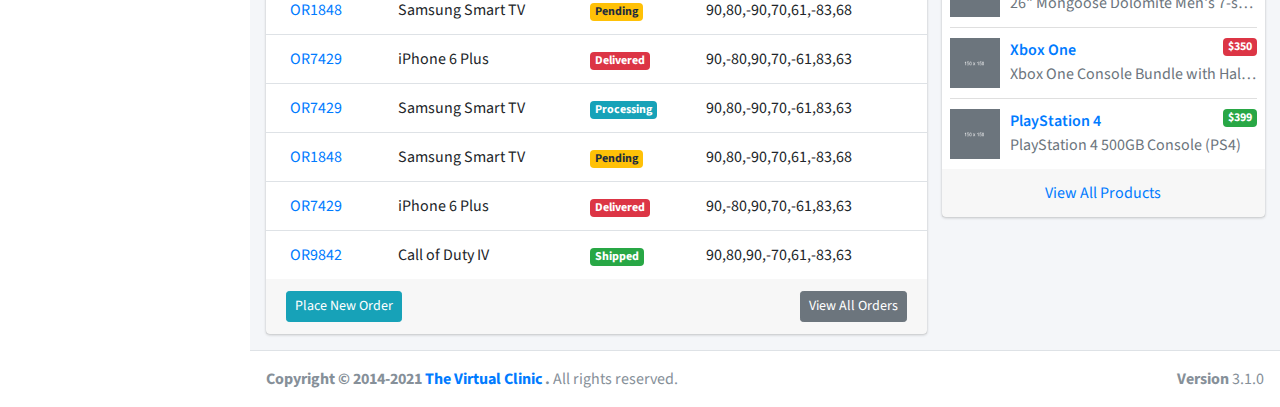
<file: index2.html>
<!DOCTYPE html>
<html lang="en">
<head>
  <meta charset="utf-8">
  <meta name="viewport" content="width=device-width, initial-scale=1">
  <title>Virtual Clinic | Doctor Portal</title>

  <!-- Google Font: Source Sans Pro -->
  <link rel="stylesheet" href="https://fonts.googleapis.com/css?family=Source+Sans+Pro:300,400,400i,700&display=fallback">
  <!-- Font Awesome Icons -->
  <link rel="stylesheet" href="plugins/fontawesome-free/css/all.min.css">
  <!-- overlayScrollbars -->
  <link rel="stylesheet" href="plugins/overlayScrollbars/css/OverlayScrollbars.min.css">
  <!-- Theme style -->
  <link rel="stylesheet" href="dist/css/adminlte.min.css">
</head>
<body class="hold-transition sidebar-mini layout-fixed">
<div class="wrapper">

  <!-- Preloader -->
  <div class="preloader flex-column justify-content-center align-items-center">
    <img class="animation__wobble" src="dist/img/AdminLTELogo.png" alt="AdminLTELogo" height="60" width="60">
  </div>

  <!-- Navbar -->
  <nav class="main-header navbar navbar-expand navbar-white navbar-light">
    <!-- Left navbar links -->
    <ul class="navbar-nav">
      <li class="nav-item">
        <a class="nav-link" data-widget="pushmenu" href="#" role="button"><i class="fas fa-bars"></i></a>
      </li>
      
    </ul>

  
    <!-- Right navbar links -->
    <ul class="navbar-nav ml-auto">
      <!-- Navbar Search -->
      <li class="nav-item">
        <a class="nav-link" data-widget="navbar-search" href="#" role="button">
          <i class="fas fa-search"></i>
        </a>
        <div class="navbar-search-block">
          <form class="form-inline">
            <div class="input-group input-group-sm">
              <input class="form-control form-control-navbar" type="search" placeholder="Search" aria-label="Search">
              <div class="input-group-append">
                <button class="btn btn-navbar" type="submit">
                  <i class="fas fa-search"></i>
                </button>
                <button class="btn btn-navbar" type="button" data-widget="navbar-search">
                  <i class="fas fa-times"></i>
                </button>
              </div>
            </div>
          </form>
        </div>
      </li>

      <li class="nav-item">
        <a class="nav-link" data-widget="fullscreen" href="#" role="button">
          <i class="fas fa-expand-arrows-alt"></i>
        </a>
      </li>
      <li class="nav-item">
        <a class="nav-link" data-widget="control-sidebar" data-slide="true" href="#" role="button">
          <i class="fas fa-th-large"></i>
        </a>
      </li>
    </ul>
  </nav>
  <!-- /.navbar -->
  <!-- Main Sidebar Container -->
  <aside class="main-sidebar sidebar-dark-primary elevation-4">
    <!-- Brand Logo -->
    <a href="index3.html" class="brand-link">
      <img src="dist/img/AdminLTELogo.png" alt="AdminLTE Logo" class="brand-image img-circle elevation-3" style="opacity: .8">
      <span class="brand-text font-weight-light">Virtual Clinic</span>
    </a>

    <!-- Sidebar -->
    <div class="sidebar">
      <!-- Sidebar user panel (optional) -->
      <div class="user-panel mt-3 pb-3 mb-3 d-flex">
        
      </div>

      <!-- SidebarSearch Form -->
      <div class="form-inline">
        <div class="input-group" data-widget="sidebar-search">
          <input class="form-control form-control-sidebar" type="search" placeholder="Search" aria-label="Search">
          <div class="input-group-append">
            <button class="btn btn-sidebar">
              <i class="fas fa-search fa-fw"></i>
            </button>
          </div>
        </div>
      </div>

      <!-- Sidebar Menu -->
      <nav class="mt-2">
        <ul class="nav nav-pills nav-sidebar flex-column" data-widget="treeview" role="menu" data-accordion="false">
          <!-- Add icons to the links using the .nav-icon class
               with font-awesome or any other icon font library -->
          <li class="nav-item menu-open">
            <a href="#" class="nav-link active">
              <i class="nav-icon fas fa-tachometer-alt"></i>
              <p>
                Dashboard
                <i class="right fas fa-angle-left"></i>
              </p>
            </a>
            <ul class="nav nav-treeview">
              <li class="nav-item">
                <a href="./index1.html" class="nav-link">
                  <i class="far fa-circle nav-icon"></i>
                  <p>Patients Records</p>
                </a>
              </li>
              <li class="nav-item">
                <a href="./index2.html" class="nav-link active">
                  <i class="far fa-circle nav-icon"></i>
                  <p>Appointments</p>
                </a>
              </li>
              <li class="nav-item">
                <a href="./index3.html" class="nav-link">
                  <i class="far fa-circle nav-icon"></i>
                  <p>Video Consult</p>
                </a>
              </li>
            </ul>
          </li>
          
          <li class="nav-header">Other</li>
          <li class="nav-item">
            <a href="pages/calendar.html" class="nav-link">
              <i class="nav-icon fas fa-calendar-alt"></i>
              <p>
                Calendar
                <span class="badge badge-info right">2</span>
              </p>
            </a>
          </li>
         
          <li class="nav-item">
            <a href="#" class="nav-link">
              <i class="nav-icon fas fa-search"></i>
              <p>
                Search
                <i class="fas fa-angle-left right"></i>
              </p>
            </a>
            <ul class="nav nav-treeview">
              <li class="nav-item">
                <a href="pages/search/simple.html" class="nav-link">
                  <i class="far fa-circle nav-icon"></i>
                  <p>Simple Search</p>
                </a>
              </li>
           
            </ul>
          </li>
         
          <li class="nav-header">LABELS</li>
          <li class="nav-item">
            <a href="#" class="nav-link">
              <i class="nav-icon far fa-circle text-danger"></i>
              <p class="text">Important</p>
            </a>
          </li>
          <li class="nav-item">
            <a href="#" class="nav-link">
              <i class="nav-icon far fa-circle text-warning"></i>
              <p>Warning</p>
            </a>
          </li>
          <li class="nav-item">
            <a href="#" class="nav-link">
              <i class="nav-icon far fa-circle text-info"></i>
              <p>Informational</p>
            </a>
          </li>
        </ul>
      </nav>
      <!-- /.sidebar-menu -->
    </div>
    <!-- /.sidebar -->
  </aside>

  <!-- Content Wrapper. Contains page content -->
  <div class="content-wrapper">
    <!-- Content Header (Page header) -->
    <div class="content-header">
      <div class="container-fluid">
        <div class="row mb-2">
          <div class="col-sm-6">
            <h1 class="m-0">Appointments</h1>
          </div><!-- /.col -->
          <div class="col-sm-6">
            <ol class="breadcrumb float-sm-right">
              <li class="breadcrumb-item"><a href="#">Home</a></li>
              <li class="breadcrumb-item active">Appointments</li>
            </ol>
          </div><!-- /.col -->
        </div><!-- /.row -->
      </div><!-- /.container-fluid -->
    </div>
    <!-- /.content-header -->

    <!-- Main content -->
    <section class="content">
      <div class="container-fluid">
        <!-- Info boxes -->
        <div class="row">
          <div class="col-12 col-sm-6 col-md-3">
            <div class="info-box">
              <span class="info-box-icon bg-info elevation-1"><i class="fas fa-calendar-alt"></i></span>

              <div class="info-box-content">
                <span class="info-box-text">Today</span>
                <span class="info-box-number">
                  
                  <small></small>
                </span>
              </div>
              <!-- /.info-box-content -->
            </div>
            <!-- /.info-box -->
          </div>
          <!-- /.col -->
          <div class="col-12 col-sm-6 col-md-3">
            <div class="info-box mb-3">
              <span class="info-box-icon bg-danger elevation-1"><i class="fas fa-calendar-alt"></i></span>

              <div class="info-box-content">
                <span class="info-box-text">This Week</span>
                <span class="info-box-number"></span>
              </div>
              <!-- /.info-box-content -->
            </div>
            <!-- /.info-box -->
          </div>
          <!-- /.col -->

          <!-- fix for small devices only -->
          <div class="clearfix hidden-md-up"></div>

          <div class="col-12 col-sm-6 col-md-3">
            <div class="info-box mb-3">
              <span class="info-box-icon bg-success elevation-1"><i class="fas fa-calendar-alt"></i></span>

              <div class="info-box-content">
                <span class="info-box-text">This Month</span>
                <span class="info-box-number"></span>
              </div>
              <!-- /.info-box-content -->
            </div>
            <!-- /.info-box -->
          </div>
          <!-- /.col -->
          <div class="col-12 col-sm-6 col-md-3">
            <div class="info-box mb-3">
              <span class="info-box-icon bg-warning elevation-1"><i class="fas fa-calendar-alt"></i></span>

              <div class="info-box-content">
                <span class="info-box-text">This Year</span>
                <span class="info-box-number"></span>
              </div>
              <!-- /.info-box-content -->
            </div>
            <!-- /.info-box -->
          </div>
          <!-- /.col -->
        </div>
        <!-- /.row -->

        <div class="row">
          <div class="col-md-12">
            <div class="card">
              <div class="card-header">
                <h5 class="card-title">Monthly Recap Report</h5>

                <div class="card-tools">
                  <button type="button" class="btn btn-tool" data-card-widget="collapse">
                    <i class="fas fa-minus"></i>
                  </button>
                  <div class="btn-group">
                    <button type="button" class="btn btn-tool dropdown-toggle" data-toggle="dropdown">
                      <i class="fas fa-wrench"></i>
                    </button>
                    <div class="dropdown-menu dropdown-menu-right" role="menu">
                      <a href="#" class="dropdown-item">Action</a>
                      <a href="#" class="dropdown-item">Another action</a>
                      <a href="#" class="dropdown-item">Something else here</a>
                      <a class="dropdown-divider"></a>
                      <a href="#" class="dropdown-item">Separated link</a>
                    </div>
                  </div>
                  <button type="button" class="btn btn-tool" data-card-widget="remove">
                    <i class="fas fa-times"></i>
                  </button>
                </div>
              </div>
              <!-- /.card-header -->
              <div class="card-body">
                <div class="row">
                  <div class="col-md-8">
                    <p class="text-center">
                      <strong>Sales: 1 Jan, 2014 - 30 Jul, 2014</strong>
                    </p>

                    <div class="chart">
                      <!-- Sales Chart Canvas -->
                      <canvas id="salesChart" height="180" style="height: 180px;"></canvas>
                    </div>
                    <!-- /.chart-responsive -->
                  </div>
                  <!-- /.col -->
                  <div class="col-md-4">
                    <p class="text-center">
                      <strong>Goal Completion</strong>
                    </p>

                    <div class="progress-group">
                      Add Products to Cart
                      <span class="float-right"><b>160</b>/200</span>
                      <div class="progress progress-sm">
                        <div class="progress-bar bg-primary" style="width: 80%"></div>
                      </div>
                    </div>
                    <!-- /.progress-group -->

                    <div class="progress-group">
                      Complete Purchase
                      <span class="float-right"><b>310</b>/400</span>
                      <div class="progress progress-sm">
                        <div class="progress-bar bg-danger" style="width: 75%"></div>
                      </div>
                    </div>

                    <!-- /.progress-group -->
                    <div class="progress-group">
                      <span class="progress-text">Visit Premium Page</span>
                      <span class="float-right"><b>480</b>/800</span>
                      <div class="progress progress-sm">
                        <div class="progress-bar bg-success" style="width: 60%"></div>
                      </div>
                    </div>

                    <!-- /.progress-group -->
                    <div class="progress-group">
                      Send Inquiries
                      <span class="float-right"><b>250</b>/500</span>
                      <div class="progress progress-sm">
                        <div class="progress-bar bg-warning" style="width: 50%"></div>
                      </div>
                    </div>
                    <!-- /.progress-group -->
                  </div>
                  <!-- /.col -->
                </div>
                <!-- /.row -->
              </div>
              <!-- ./card-body -->
              <div class="card-footer">
                <div class="row">
                  <div class="col-sm-3 col-6">
                    <div class="description-block border-right">
                      <span class="description-percentage text-success"><i class="fas fa-caret-up"></i> 17%</span>
                      <h5 class="description-header">$35,210.43</h5>
                      <span class="description-text">TOTAL REVENUE</span>
                    </div>
                    <!-- /.description-block -->
                  </div>
                  <!-- /.col -->
                  <div class="col-sm-3 col-6">
                    <div class="description-block border-right">
                      <span class="description-percentage text-warning"><i class="fas fa-caret-left"></i> 0%</span>
                      <h5 class="description-header">$10,390.90</h5>
                      <span class="description-text">TOTAL COST</span>
                    </div>
                    <!-- /.description-block -->
                  </div>
                  <!-- /.col -->
                  <div class="col-sm-3 col-6">
                    <div class="description-block border-right">
                      <span class="description-percentage text-success"><i class="fas fa-caret-up"></i> 20%</span>
                      <h5 class="description-header">$24,813.53</h5>
                      <span class="description-text">TOTAL PROFIT</span>
                    </div>
                    <!-- /.description-block -->
                  </div>
                  <!-- /.col -->
                  <div class="col-sm-3 col-6">
                    <div class="description-block">
                      <span class="description-percentage text-danger"><i class="fas fa-caret-down"></i> 18%</span>
                      <h5 class="description-header">1200</h5>
                      <span class="description-text">GOAL COMPLETIONS</span>
                    </div>
                    <!-- /.description-block -->
                  </div>
                </div>
                <!-- /.row -->
              </div>
              <!-- /.card-footer -->
            </div>
            <!-- /.card -->
          </div>
          <!-- /.col -->
        </div>
        <!-- /.row -->

        <!-- Main row -->
        <div class="row">
          <!-- Left col -->
          <div class="col-md-8">
            <!-- MAP & BOX PANE -->
            <div class="card">
              <div class="card-header">
                <h3 class="card-title">US-Visitors Report</h3>

                <div class="card-tools">
                  <button type="button" class="btn btn-tool" data-card-widget="collapse">
                    <i class="fas fa-minus"></i>
                  </button>
                  <button type="button" class="btn btn-tool" data-card-widget="remove">
                    <i class="fas fa-times"></i>
                  </button>
                </div>
              </div>
              <!-- /.card-header -->
              <div class="card-body p-0">
                <div class="d-md-flex">
                  <div class="p-1 flex-fill" style="overflow: hidden">
                    <!-- Map will be created here -->
                    <div id="world-map-markers" style="height: 325px; overflow: hidden">
                      <div class="map"></div>
                    </div>
                  </div>
                  <div class="card-pane-right bg-success pt-2 pb-2 pl-4 pr-4">
                    <div class="description-block mb-4">
                      <div class="sparkbar pad" data-color="#fff">90,70,90,70,75,80,70</div>
                      <h5 class="description-header">8390</h5>
                      <span class="description-text">Visits</span>
                    </div>
                    <!-- /.description-block -->
                    <div class="description-block mb-4">
                      <div class="sparkbar pad" data-color="#fff">90,50,90,70,61,83,63</div>
                      <h5 class="description-header">30%</h5>
                      <span class="description-text">Referrals</span>
                    </div>
                    <!-- /.description-block -->
                    <div class="description-block">
                      <div class="sparkbar pad" data-color="#fff">90,50,90,70,61,83,63</div>
                      <h5 class="description-header">70%</h5>
                      <span class="description-text">Organic</span>
                    </div>
                    <!-- /.description-block -->
                  </div><!-- /.card-pane-right -->
                </div><!-- /.d-md-flex -->
              </div>
              <!-- /.card-body -->
            </div>
            <!-- /.card -->
            <div class="row">
              <div class="col-md-6">
                <!-- DIRECT CHAT -->
                <div class="card direct-chat direct-chat-warning">
                  <div class="card-header">
                    <h3 class="card-title">Direct Chat</h3>

                    <div class="card-tools">
                      <span title="3 New Messages" class="badge badge-warning">3</span>
                      <button type="button" class="btn btn-tool" data-card-widget="collapse">
                        <i class="fas fa-minus"></i>
                      </button>
                      <button type="button" class="btn btn-tool" title="Contacts" data-widget="chat-pane-toggle">
                        <i class="fas fa-comments"></i>
                      </button>
                      <button type="button" class="btn btn-tool" data-card-widget="remove">
                        <i class="fas fa-times"></i>
                      </button>
                    </div>
                  </div>
                  <!-- /.card-header -->
                  <div class="card-body">
                    <!-- Conversations are loaded here -->
                    <div class="direct-chat-messages">
                      <!-- Message. Default to the left -->
                      <div class="direct-chat-msg">
                        <div class="direct-chat-infos clearfix">
                          <span class="direct-chat-name float-left">Alexander Pierce</span>
                          <span class="direct-chat-timestamp float-right">23 Jan 2:00 pm</span>
                        </div>
                        <!-- /.direct-chat-infos -->
                        <img class="direct-chat-img" src="dist/img/user1-128x128.jpg" alt="message user image">
                        <!-- /.direct-chat-img -->
                        <div class="direct-chat-text">
                          Is this template really for free? That's unbelievable!
                        </div>
                        <!-- /.direct-chat-text -->
                      </div>
                      <!-- /.direct-chat-msg -->

                      <!-- Message to the right -->
                      <div class="direct-chat-msg right">
                        <div class="direct-chat-infos clearfix">
                          <span class="direct-chat-name float-right">Sarah Bullock</span>
                          <span class="direct-chat-timestamp float-left">23 Jan 2:05 pm</span>
                        </div>
                        <!-- /.direct-chat-infos -->
                        <img class="direct-chat-img" src="dist/img/user3-128x128.jpg" alt="message user image">
                        <!-- /.direct-chat-img -->
                        <div class="direct-chat-text">
                          You better believe it!
                        </div>
                        <!-- /.direct-chat-text -->
                      </div>
                      <!-- /.direct-chat-msg -->

                      <!-- Message. Default to the left -->
                      <div class="direct-chat-msg">
                        <div class="direct-chat-infos clearfix">
                          <span class="direct-chat-name float-left">Alexander Pierce</span>
                          <span class="direct-chat-timestamp float-right">23 Jan 5:37 pm</span>
                        </div>
                        <!-- /.direct-chat-infos -->
                        <img class="direct-chat-img" src="dist/img/user1-128x128.jpg" alt="message user image">
                        <!-- /.direct-chat-img -->
                        <div class="direct-chat-text">
                          Working with AdminLTE on a great new app! Wanna join?
                        </div>
                        <!-- /.direct-chat-text -->
                      </div>
                      <!-- /.direct-chat-msg -->

                      <!-- Message to the right -->
                      <div class="direct-chat-msg right">
                        <div class="direct-chat-infos clearfix">
                          <span class="direct-chat-name float-right">Sarah Bullock</span>
                          <span class="direct-chat-timestamp float-left">23 Jan 6:10 pm</span>
                        </div>
                        <!-- /.direct-chat-infos -->
                        <img class="direct-chat-img" src="dist/img/user3-128x128.jpg" alt="message user image">
                        <!-- /.direct-chat-img -->
                        <div class="direct-chat-text">
                          I would love to.
                        </div>
                        <!-- /.direct-chat-text -->
                      </div>
                      <!-- /.direct-chat-msg -->

                    </div>
                    <!--/.direct-chat-messages-->

                    <!-- Contacts are loaded here -->
                    <div class="direct-chat-contacts">
                      <ul class="contacts-list">
                        <li>
                          <a href="#">
                            <img class="contacts-list-img" src="dist/img/user1-128x128.jpg" alt="User Avatar">

                            <div class="contacts-list-info">
                              <span class="contacts-list-name">
                                Count Dracula
                                <small class="contacts-list-date float-right">2/28/2015</small>
                              </span>
                              <span class="contacts-list-msg">How have you been? I was...</span>
                            </div>
                            <!-- /.contacts-list-info -->
                          </a>
                        </li>
                        <!-- End Contact Item -->
                        <li>
                          <a href="#">
                            <img class="contacts-list-img" src="dist/img/user7-128x128.jpg" alt="User Avatar">

                            <div class="contacts-list-info">
                              <span class="contacts-list-name">
                                Sarah Doe
                                <small class="contacts-list-date float-right">2/23/2015</small>
                              </span>
                              <span class="contacts-list-msg">I will be waiting for...</span>
                            </div>
                            <!-- /.contacts-list-info -->
                          </a>
                        </li>
                        <!-- End Contact Item -->
                        <li>
                          <a href="#">
                            <img class="contacts-list-img" src="dist/img/user3-128x128.jpg" alt="User Avatar">

                            <div class="contacts-list-info">
                              <span class="contacts-list-name">
                                Nadia Jolie
                                <small class="contacts-list-date float-right">2/20/2015</small>
                              </span>
                              <span class="contacts-list-msg">I'll call you back at...</span>
                            </div>
                            <!-- /.contacts-list-info -->
                          </a>
                        </li>
                        <!-- End Contact Item -->
                        <li>
                          <a href="#">
                            <img class="contacts-list-img" src="dist/img/user5-128x128.jpg" alt="User Avatar">

                            <div class="contacts-list-info">
                              <span class="contacts-list-name">
                                Nora S. Vans
                                <small class="contacts-list-date float-right">2/10/2015</small>
                              </span>
                              <span class="contacts-list-msg">Where is your new...</span>
                            </div>
                            <!-- /.contacts-list-info -->
                          </a>
                        </li>
                        <!-- End Contact Item -->
                        <li>
                          <a href="#">
                            <img class="contacts-list-img" src="dist/img/user6-128x128.jpg" alt="User Avatar">

                            <div class="contacts-list-info">
                              <span class="contacts-list-name">
                                John K.
                                <small class="contacts-list-date float-right">1/27/2015</small>
                              </span>
                              <span class="contacts-list-msg">Can I take a look at...</span>
                            </div>
                            <!-- /.contacts-list-info -->
                          </a>
                        </li>
                        <!-- End Contact Item -->
                        <li>
                          <a href="#">
                            <img class="contacts-list-img" src="dist/img/user8-128x128.jpg" alt="User Avatar">

                            <div class="contacts-list-info">
                              <span class="contacts-list-name">
                                Kenneth M.
                                <small class="contacts-list-date float-right">1/4/2015</small>
                              </span>
                              <span class="contacts-list-msg">Never mind I found...</span>
                            </div>
                            <!-- /.contacts-list-info -->
                          </a>
                        </li>
                        <!-- End Contact Item -->
                      </ul>
                      <!-- /.contacts-list -->
                    </div>
                    <!-- /.direct-chat-pane -->
                  </div>
                  <!-- /.card-body -->
                  <div class="card-footer">
                    <form action="#" method="post">
                      <div class="input-group">
                        <input type="text" name="message" placeholder="Type Message ..." class="form-control">
                        <span class="input-group-append">
                          <button type="button" class="btn btn-warning">Send</button>
                        </span>
                      </div>
                    </form>
                  </div>
                  <!-- /.card-footer-->
                </div>
                <!--/.direct-chat -->
              </div>
              <!-- /.col -->

              <div class="col-md-6">
                <!-- USERS LIST -->
                <div class="card">
                  <div class="card-header">
                    <h3 class="card-title">Latest Members</h3>

                    <div class="card-tools">
                      <span class="badge badge-danger">8 New Members</span>
                      <button type="button" class="btn btn-tool" data-card-widget="collapse">
                        <i class="fas fa-minus"></i>
                      </button>
                      <button type="button" class="btn btn-tool" data-card-widget="remove">
                        <i class="fas fa-times"></i>
                      </button>
                    </div>
                  </div>
                  <!-- /.card-header -->
                  <div class="card-body p-0">
                    <ul class="users-list clearfix">
                      <li>
                        <img src="dist/img/user1-128x128.jpg" alt="User Image">
                        <a class="users-list-name" href="#">Alexander Pierce</a>
                        <span class="users-list-date">Today</span>
                      </li>
                      <li>
                        <img src="dist/img/user8-128x128.jpg" alt="User Image">
                        <a class="users-list-name" href="#">Norman</a>
                        <span class="users-list-date">Yesterday</span>
                      </li>
                      <li>
                        <img src="dist/img/user7-128x128.jpg" alt="User Image">
                        <a class="users-list-name" href="#">Jane</a>
                        <span class="users-list-date">12 Jan</span>
                      </li>
                      <li>
                        <img src="dist/img/user6-128x128.jpg" alt="User Image">
                        <a class="users-list-name" href="#">John</a>
                        <span class="users-list-date">12 Jan</span>
                      </li>
                      <li>
                        <img src="dist/img/user2-160x160.jpg" alt="User Image">
                        <a class="users-list-name" href="#">Alexander</a>
                        <span class="users-list-date">13 Jan</span>
                      </li>
                      <li>
                        <img src="dist/img/user5-128x128.jpg" alt="User Image">
                        <a class="users-list-name" href="#">Sarah</a>
                        <span class="users-list-date">14 Jan</span>
                      </li>
                      <li>
                        <img src="dist/img/user4-128x128.jpg" alt="User Image">
                        <a class="users-list-name" href="#">Nora</a>
                        <span class="users-list-date">15 Jan</span>
                      </li>
                      <li>
                        <img src="dist/img/user3-128x128.jpg" alt="User Image">
                        <a class="users-list-name" href="#">Nadia</a>
                        <span class="users-list-date">15 Jan</span>
                      </li>
                    </ul>
                    <!-- /.users-list -->
                  </div>
                  <!-- /.card-body -->
                  <div class="card-footer text-center">
                    <a href="javascript:">View All Users</a>
                  </div>
                  <!-- /.card-footer -->
                </div>
                <!--/.card -->
              </div>
              <!-- /.col -->
            </div>
            <!-- /.row -->

            <!-- TABLE: LATEST ORDERS -->
            <div class="card">
              <div class="card-header border-transparent">
                <h3 class="card-title">Latest Orders</h3>

                <div class="card-tools">
                  <button type="button" class="btn btn-tool" data-card-widget="collapse">
                    <i class="fas fa-minus"></i>
                  </button>
                  <button type="button" class="btn btn-tool" data-card-widget="remove">
                    <i class="fas fa-times"></i>
                  </button>
                </div>
              </div>
              <!-- /.card-header -->
              <div class="card-body p-0">
                <div class="table-responsive">
                  <table class="table m-0">
                    <thead>
                    <tr>
                      <th>Order ID</th>
                      <th>Item</th>
                      <th>Status</th>
                      <th>Popularity</th>
                    </tr>
                    </thead>
                    <tbody>
                    <tr>
                      <td><a href="pages/examples/invoice.html">OR9842</a></td>
                      <td>Call of Duty IV</td>
                      <td><span class="badge badge-success">Shipped</span></td>
                      <td>
                        <div class="sparkbar" data-color="#00a65a" data-height="20">90,80,90,-70,61,-83,63</div>
                      </td>
                    </tr>
                    <tr>
                      <td><a href="pages/examples/invoice.html">OR1848</a></td>
                      <td>Samsung Smart TV</td>
                      <td><span class="badge badge-warning">Pending</span></td>
                      <td>
                        <div class="sparkbar" data-color="#f39c12" data-height="20">90,80,-90,70,61,-83,68</div>
                      </td>
                    </tr>
                    <tr>
                      <td><a href="pages/examples/invoice.html">OR7429</a></td>
                      <td>iPhone 6 Plus</td>
                      <td><span class="badge badge-danger">Delivered</span></td>
                      <td>
                        <div class="sparkbar" data-color="#f56954" data-height="20">90,-80,90,70,-61,83,63</div>
                      </td>
                    </tr>
                    <tr>
                      <td><a href="pages/examples/invoice.html">OR7429</a></td>
                      <td>Samsung Smart TV</td>
                      <td><span class="badge badge-info">Processing</span></td>
                      <td>
                        <div class="sparkbar" data-color="#00c0ef" data-height="20">90,80,-90,70,-61,83,63</div>
                      </td>
                    </tr>
                    <tr>
                      <td><a href="pages/examples/invoice.html">OR1848</a></td>
                      <td>Samsung Smart TV</td>
                      <td><span class="badge badge-warning">Pending</span></td>
                      <td>
                        <div class="sparkbar" data-color="#f39c12" data-height="20">90,80,-90,70,61,-83,68</div>
                      </td>
                    </tr>
                    <tr>
                      <td><a href="pages/examples/invoice.html">OR7429</a></td>
                      <td>iPhone 6 Plus</td>
                      <td><span class="badge badge-danger">Delivered</span></td>
                      <td>
                        <div class="sparkbar" data-color="#f56954" data-height="20">90,-80,90,70,-61,83,63</div>
                      </td>
                    </tr>
                    <tr>
                      <td><a href="pages/examples/invoice.html">OR9842</a></td>
                      <td>Call of Duty IV</td>
                      <td><span class="badge badge-success">Shipped</span></td>
                      <td>
                        <div class="sparkbar" data-color="#00a65a" data-height="20">90,80,90,-70,61,-83,63</div>
                      </td>
                    </tr>
                    </tbody>
                  </table>
                </div>
                <!-- /.table-responsive -->
              </div>
              <!-- /.card-body -->
              <div class="card-footer clearfix">
                <a href="javascript:void(0)" class="btn btn-sm btn-info float-left">Place New Order</a>
                <a href="javascript:void(0)" class="btn btn-sm btn-secondary float-right">View All Orders</a>
              </div>
              <!-- /.card-footer -->
            </div>
            <!-- /.card -->
          </div>
          <!-- /.col -->

          <div class="col-md-4">
            <!-- Info Boxes Style 2 -->
            <div class="info-box mb-3 bg-warning">
              <span class="info-box-icon"><i class="fas fa-tag"></i></span>

              <div class="info-box-content">
                <span class="info-box-text">Inventory</span>
                <span class="info-box-number">5,200</span>
              </div>
              <!-- /.info-box-content -->
            </div>
            <!-- /.info-box -->
            <div class="info-box mb-3 bg-success">
              <span class="info-box-icon"><i class="far fa-heart"></i></span>

              <div class="info-box-content">
                <span class="info-box-text">Mentions</span>
                <span class="info-box-number">92,050</span>
              </div>
              <!-- /.info-box-content -->
            </div>
            <!-- /.info-box -->
            <div class="info-box mb-3 bg-danger">
              <span class="info-box-icon"><i class="fas fa-cloud-download-alt"></i></span>

              <div class="info-box-content">
                <span class="info-box-text">Downloads</span>
                <span class="info-box-number">114,381</span>
              </div>
              <!-- /.info-box-content -->
            </div>
            <!-- /.info-box -->
            <div class="info-box mb-3 bg-info">
              <span class="info-box-icon"><i class="far fa-comment"></i></span>

              <div class="info-box-content">
                <span class="info-box-text">Direct Messages</span>
                <span class="info-box-number">163,921</span>
              </div>
              <!-- /.info-box-content -->
            </div>
            <!-- /.info-box -->

            <div class="card">
              <div class="card-header">
                <h3 class="card-title">Browser Usage</h3>

                <div class="card-tools">
                  <button type="button" class="btn btn-tool" data-card-widget="collapse">
                    <i class="fas fa-minus"></i>
                  </button>
                  <button type="button" class="btn btn-tool" data-card-widget="remove">
                    <i class="fas fa-times"></i>
                  </button>
                </div>
              </div>
              <!-- /.card-header -->
              <div class="card-body">
                <div class="row">
                  <div class="col-md-8">
                    <div class="chart-responsive">
                      <canvas id="pieChart" height="150"></canvas>
                    </div>
                    <!-- ./chart-responsive -->
                  </div>
                  <!-- /.col -->
                  <div class="col-md-4">
                    <ul class="chart-legend clearfix">
                      <li><i class="far fa-circle text-danger"></i> Chrome</li>
                      <li><i class="far fa-circle text-success"></i> IE</li>
                      <li><i class="far fa-circle text-warning"></i> FireFox</li>
                      <li><i class="far fa-circle text-info"></i> Safari</li>
                      <li><i class="far fa-circle text-primary"></i> Opera</li>
                      <li><i class="far fa-circle text-secondary"></i> Navigator</li>
                    </ul>
                  </div>
                  <!-- /.col -->
                </div>
                <!-- /.row -->
              </div>
              <!-- /.card-body -->
              <div class="card-footer bg-light p-0">
                <ul class="nav nav-pills flex-column">
                  <li class="nav-item">
                    <a href="#" class="nav-link">
                      United States of America
                      <span class="float-right text-danger">
                        <i class="fas fa-arrow-down text-sm"></i>
                        12%</span>
                    </a>
                  </li>
                  <li class="nav-item">
                    <a href="#" class="nav-link">
                      India
                      <span class="float-right text-success">
                        <i class="fas fa-arrow-up text-sm"></i> 4%
                      </span>
                    </a>
                  </li>
                  <li class="nav-item">
                    <a href="#" class="nav-link">
                      China
                      <span class="float-right text-warning">
                        <i class="fas fa-arrow-left text-sm"></i> 0%
                      </span>
                    </a>
                  </li>
                </ul>
              </div>
              <!-- /.footer -->
            </div>
            <!-- /.card -->

            <!-- PRODUCT LIST -->
            <div class="card">
              <div class="card-header">
                <h3 class="card-title">Recently Added Products</h3>

                <div class="card-tools">
                  <button type="button" class="btn btn-tool" data-card-widget="collapse">
                    <i class="fas fa-minus"></i>
                  </button>
                  <button type="button" class="btn btn-tool" data-card-widget="remove">
                    <i class="fas fa-times"></i>
                  </button>
                </div>
              </div>
              <!-- /.card-header -->
              <div class="card-body p-0">
                <ul class="products-list product-list-in-card pl-2 pr-2">
                  <li class="item">
                    <div class="product-img">
                      <img src="dist/img/default-150x150.png" alt="Product Image" class="img-size-50">
                    </div>
                    <div class="product-info">
                      <a href="javascript:void(0)" class="product-title">Samsung TV
                        <span class="badge badge-warning float-right">$1800</span></a>
                      <span class="product-description">
                        Samsung 32" 1080p 60Hz LED Smart HDTV.
                      </span>
                    </div>
                  </li>
                  <!-- /.item -->
                  <li class="item">
                    <div class="product-img">
                      <img src="dist/img/default-150x150.png" alt="Product Image" class="img-size-50">
                    </div>
                    <div class="product-info">
                      <a href="javascript:void(0)" class="product-title">Bicycle
                        <span class="badge badge-info float-right">$700</span></a>
                      <span class="product-description">
                        26" Mongoose Dolomite Men's 7-speed, Navy Blue.
                      </span>
                    </div>
                  </li>
                  <!-- /.item -->
                  <li class="item">
                    <div class="product-img">
                      <img src="dist/img/default-150x150.png" alt="Product Image" class="img-size-50">
                    </div>
                    <div class="product-info">
                      <a href="javascript:void(0)" class="product-title">
                        Xbox One <span class="badge badge-danger float-right">
                        $350
                      </span>
                      </a>
                      <span class="product-description">
                        Xbox One Console Bundle with Halo Master Chief Collection.
                      </span>
                    </div>
                  </li>
                  <!-- /.item -->
                  <li class="item">
                    <div class="product-img">
                      <img src="dist/img/default-150x150.png" alt="Product Image" class="img-size-50">
                    </div>
                    <div class="product-info">
                      <a href="javascript:void(0)" class="product-title">PlayStation 4
                        <span class="badge badge-success float-right">$399</span></a>
                      <span class="product-description">
                        PlayStation 4 500GB Console (PS4)
                      </span>
                    </div>
                  </li>
                  <!-- /.item -->
                </ul>
              </div>
              <!-- /.card-body -->
              <div class="card-footer text-center">
                <a href="javascript:void(0)" class="uppercase">View All Products</a>
              </div>
              <!-- /.card-footer -->
            </div>
            <!-- /.card -->
          </div>
          <!-- /.col -->
        </div>
        <!-- /.row -->
      </div><!--/. container-fluid -->
    </section>
    <!-- /.content -->
  </div>
  <!-- /.content-wrapper -->

  <!-- Control Sidebar -->
  <aside class="control-sidebar control-sidebar-dark">
    <!-- Control sidebar content goes here -->
  </aside>
  <!-- /.control-sidebar -->

  <!-- Main Footer -->
  <footer class="main-footer">
    <strong>Copyright &copy; 2014-2021 <a href="https://thevirtualclinic.co.zw">The Virtual Clinic
    
    
    
    </a>.</strong>
    All rights reserved.
    <div class="float-right d-none d-sm-inline-block">
      <b>Version</b> 3.1.0
    </div>
  </footer>
</div>
<!-- ./wrapper -->

<!-- REQUIRED SCRIPTS -->
<!-- jQuery -->
<script src="plugins/jquery/jquery.min.js"></script>
<!-- Bootstrap -->
<script src="plugins/bootstrap/js/bootstrap.bundle.min.js"></script>
<!-- overlayScrollbars -->
<script src="plugins/overlayScrollbars/js/jquery.overlayScrollbars.min.js"></script>
<!-- AdminLTE App -->
<script src="dist/js/adminlte.js"></script>

<!-- PAGE PLUGINS -->
<!-- jQuery Mapael -->
<script src="plugins/jquery-mousewheel/jquery.mousewheel.js"></script>
<script src="plugins/raphael/raphael.min.js"></script>
<script src="plugins/jquery-mapael/jquery.mapael.min.js"></script>
<script src="plugins/jquery-mapael/maps/usa_states.min.js"></script>
<!-- ChartJS -->
<script src="plugins/chart.js/Chart.min.js"></script>

<!-- AdminLTE for demo purposes -->
<script src="dist/js/demo.js"></script>
<!-- AdminLTE dashboard demo (This is only for demo purposes) -->
<script src="dist/js/pages/dashboard2.js"></script>
</body>
</html>
</file>
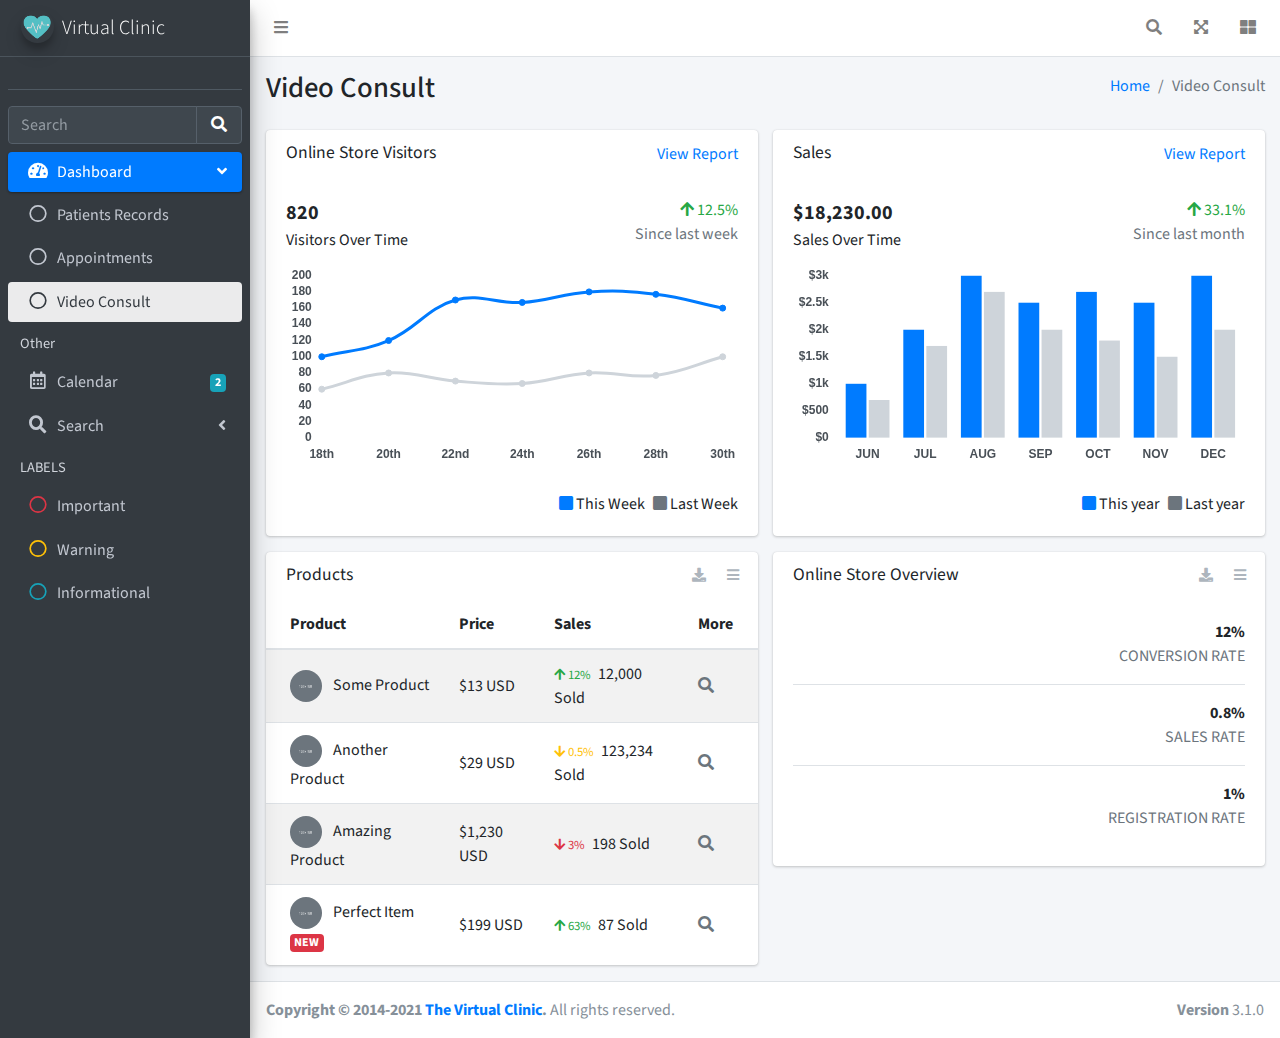
<file: index3.html>
<!DOCTYPE html>
<html lang="en">
<head>
  <meta charset="utf-8">
  <meta name="viewport" content="width=device-width, initial-scale=1">
  <title>Virtual Clinic | Doctor Portal 3</title>

  <!-- Google Font: Source Sans Pro -->
  <link rel="stylesheet" href="https://fonts.googleapis.com/css?family=Source+Sans+Pro:300,400,400i,700&display=fallback">
  <!-- Font Awesome Icons -->
  <link rel="stylesheet" href="plugins/fontawesome-free/css/all.min.css">
  <!-- IonIcons -->
  <link rel="stylesheet" href="https://code.ionicframework.com/ionicons/2.0.1/css/ionicons.min.css">
  <!-- Theme style -->
  <link rel="stylesheet" href="dist/css/adminlte.min.css">
</head>
<!--
`body` tag options:

  Apply one or more of the following classes to to the body tag
  to get the desired effect

  * sidebar-collapse
  * sidebar-mini
-->
<body class="hold-transition sidebar-mini">
<div class="wrapper">
  <!-- Navbar -->
  <nav class="main-header navbar navbar-expand navbar-white navbar-light">
    <!-- Left navbar links -->
    <ul class="navbar-nav">
      <li class="nav-item">
        <a class="nav-link" data-widget="pushmenu" href="#" role="button"><i class="fas fa-bars"></i></a>
      </li>
  
    </ul>

    <!-- Right navbar links -->
    <ul class="navbar-nav ml-auto">
      <!-- Navbar Search -->
      <li class="nav-item">
        <a class="nav-link" data-widget="navbar-search" href="#" role="button">
          <i class="fas fa-search"></i>
        </a>
        <div class="navbar-search-block">
          <form class="form-inline">
            <div class="input-group input-group-sm">
              <input class="form-control form-control-navbar" type="search" placeholder="Search" aria-label="Search">
              <div class="input-group-append">
                <button class="btn btn-navbar" type="submit">
                  <i class="fas fa-search"></i>
                </button>
                <button class="btn btn-navbar" type="button" data-widget="navbar-search">
                  <i class="fas fa-times"></i>
                </button>
              </div>
            </div>
          </form>
        </div>
      </li>

      <li class="nav-item">
        <a class="nav-link" data-widget="fullscreen" href="#" role="button">
          <i class="fas fa-expand-arrows-alt"></i>
        </a>
      </li>
      <li class="nav-item">
        <a class="nav-link" data-widget="control-sidebar" data-slide="true" href="#" role="button">
          <i class="fas fa-th-large"></i>
        </a>
      </li>
    </ul>
  </nav>
  <!-- /.navbar -->

  <!-- Main Sidebar Container -->
  <aside class="main-sidebar sidebar-dark-primary elevation-4">
    <!-- Brand Logo -->
    <a href="index3.html" class="brand-link">
      <img src="dist/img/AdminLTELogo.png" alt="AdminLTE Logo" class="brand-image img-circle elevation-3" style="opacity: .8">
      <span class="brand-text font-weight-light">Virtual Clinic</span>
    </a>

    <!-- Sidebar -->
    <div class="sidebar">
      <!-- Sidebar user panel (optional) -->
      <div class="user-panel mt-3 pb-3 mb-3 d-flex">
        
      </div>

      <!-- SidebarSearch Form -->
      <div class="form-inline">
        <div class="input-group" data-widget="sidebar-search">
          <input class="form-control form-control-sidebar" type="search" placeholder="Search" aria-label="Search">
          <div class="input-group-append">
            <button class="btn btn-sidebar">
              <i class="fas fa-search fa-fw"></i>
            </button>
          </div>
        </div>
      </div>

      <!-- Sidebar Menu -->
      <nav class="mt-2">
        <ul class="nav nav-pills nav-sidebar flex-column" data-widget="treeview" role="menu" data-accordion="false">
          <!-- Add icons to the links using the .nav-icon class
               with font-awesome or any other icon font library -->
          <li class="nav-item menu-open">
            <a href="#" class="nav-link active">
              <i class="nav-icon fas fa-tachometer-alt"></i>
              <p>
                Dashboard
                <i class="right fas fa-angle-left"></i>
              </p>
            </a>
            <ul class="nav nav-treeview">
              <li class="nav-item">
                <a href="./index1.html" class="nav-link">
                  <i class="far fa-circle nav-icon"></i>
                  <p>Patients Records</p>
                </a>
              </li>
              <li class="nav-item">
                <a href="./index2.html" class="nav-link">
                  <i class="far fa-circle nav-icon"></i>
                  <p>Appointments</p>
                </a>
              </li>
              <li class="nav-item">
                <a href="./index3.html" class="nav-link active">
                  <i class="far fa-circle nav-icon"></i>
                  <p>Video Consult</p>
                </a>
              </li>
            </ul>
          </li>
         
          <li class="nav-header">Other</li>
          <li class="nav-item">
            <a href="pages/calendar.html" class="nav-link">
              <i class="nav-icon far fa-calendar-alt"></i>
              <p>
                Calendar
                <span class="badge badge-info right">2</span>
              </p>
            </a>
          </li>
          <li class="nav-item">
            <a href="#" class="nav-link">
              <i class="nav-icon fas fa-search"></i>
              <p>
                Search
                <i class="fas fa-angle-left right"></i>
              </p>
            </a>
            <ul class="nav nav-treeview">
              <li class="nav-item">
                <a href="pages/search/simple.html" class="nav-link">
                  <i class="far fa-circle nav-icon"></i>
                  <p>Simple Search</p>
                </a>
              </li>
             
            </ul>
          </li>
          
          <li class="nav-header">LABELS</li>
          <li class="nav-item">
            <a href="#" class="nav-link">
              <i class="nav-icon far fa-circle text-danger"></i>
              <p class="text">Important</p>
            </a>
          </li>
          <li class="nav-item">
            <a href="#" class="nav-link">
              <i class="nav-icon far fa-circle text-warning"></i>
              <p>Warning</p>
            </a>
          </li>
          <li class="nav-item">
            <a href="#" class="nav-link">
              <i class="nav-icon far fa-circle text-info"></i>
              <p>Informational</p>
            </a>
          </li>
        </ul>
      </nav>
      <!-- /.sidebar-menu -->
    </div>
    <!-- /.sidebar -->
  </aside>

  <!-- Content Wrapper. Contains page content -->
  <div class="content-wrapper">
    <!-- Content Header (Page header) -->
    <div class="content-header">
      <div class="container-fluid">
        <div class="row mb-2">
          <div class="col-sm-6">
            <h1 class="m-0">Video Consult</h1>
          </div><!-- /.col -->
          <div class="col-sm-6">
            <ol class="breadcrumb float-sm-right">
              <li class="breadcrumb-item"><a href="#">Home</a></li>
              <li class="breadcrumb-item active">Video Consult</li>
            </ol>
          </div><!-- /.col -->
        </div><!-- /.row -->
      </div><!-- /.container-fluid -->
    </div>
    <!-- /.content-header -->

    <!-- Main content -->
    <div class="content">
      <div class="container-fluid">
        <div class="row">
          <div class="col-lg-6">
            <div class="card">
              <div class="card-header border-0">
                <div class="d-flex justify-content-between">
                  <h3 class="card-title">Online Store Visitors</h3>
                  <a href="javascript:void(0);">View Report</a>
                </div>
              </div>
              <div class="card-body">
                <div class="d-flex">
                  <p class="d-flex flex-column">
                    <span class="text-bold text-lg">820</span>
                    <span>Visitors Over Time</span>
                  </p>
                  <p class="ml-auto d-flex flex-column text-right">
                    <span class="text-success">
                      <i class="fas fa-arrow-up"></i> 12.5%
                    </span>
                    <span class="text-muted">Since last week</span>
                  </p>
                </div>
                <!-- /.d-flex -->

                <div class="position-relative mb-4">
                  <canvas id="visitors-chart" height="200"></canvas>
                </div>

                <div class="d-flex flex-row justify-content-end">
                  <span class="mr-2">
                    <i class="fas fa-square text-primary"></i> This Week
                  </span>

                  <span>
                    <i class="fas fa-square text-gray"></i> Last Week
                  </span>
                </div>
              </div>
            </div>
            <!-- /.card -->

            <div class="card">
              <div class="card-header border-0">
                <h3 class="card-title">Products</h3>
                <div class="card-tools">
                  <a href="#" class="btn btn-tool btn-sm">
                    <i class="fas fa-download"></i>
                  </a>
                  <a href="#" class="btn btn-tool btn-sm">
                    <i class="fas fa-bars"></i>
                  </a>
                </div>
              </div>
              <div class="card-body table-responsive p-0">
                <table class="table table-striped table-valign-middle">
                  <thead>
                  <tr>
                    <th>Product</th>
                    <th>Price</th>
                    <th>Sales</th>
                    <th>More</th>
                  </tr>
                  </thead>
                  <tbody>
                  <tr>
                    <td>
                      <img src="dist/img/default-150x150.png" alt="Product 1" class="img-circle img-size-32 mr-2">
                      Some Product
                    </td>
                    <td>$13 USD</td>
                    <td>
                      <small class="text-success mr-1">
                        <i class="fas fa-arrow-up"></i>
                        12%
                      </small>
                      12,000 Sold
                    </td>
                    <td>
                      <a href="#" class="text-muted">
                        <i class="fas fa-search"></i>
                      </a>
                    </td>
                  </tr>
                  <tr>
                    <td>
                      <img src="dist/img/default-150x150.png" alt="Product 1" class="img-circle img-size-32 mr-2">
                      Another Product
                    </td>
                    <td>$29 USD</td>
                    <td>
                      <small class="text-warning mr-1">
                        <i class="fas fa-arrow-down"></i>
                        0.5%
                      </small>
                      123,234 Sold
                    </td>
                    <td>
                      <a href="#" class="text-muted">
                        <i class="fas fa-search"></i>
                      </a>
                    </td>
                  </tr>
                  <tr>
                    <td>
                      <img src="dist/img/default-150x150.png" alt="Product 1" class="img-circle img-size-32 mr-2">
                      Amazing Product
                    </td>
                    <td>$1,230 USD</td>
                    <td>
                      <small class="text-danger mr-1">
                        <i class="fas fa-arrow-down"></i>
                        3%
                      </small>
                      198 Sold
                    </td>
                    <td>
                      <a href="#" class="text-muted">
                        <i class="fas fa-search"></i>
                      </a>
                    </td>
                  </tr>
                  <tr>
                    <td>
                      <img src="dist/img/default-150x150.png" alt="Product 1" class="img-circle img-size-32 mr-2">
                      Perfect Item
                      <span class="badge bg-danger">NEW</span>
                    </td>
                    <td>$199 USD</td>
                    <td>
                      <small class="text-success mr-1">
                        <i class="fas fa-arrow-up"></i>
                        63%
                      </small>
                      87 Sold
                    </td>
                    <td>
                      <a href="#" class="text-muted">
                        <i class="fas fa-search"></i>
                      </a>
                    </td>
                  </tr>
                  </tbody>
                </table>
              </div>
            </div>
            <!-- /.card -->
          </div>
          <!-- /.col-md-6 -->
          <div class="col-lg-6">
            <div class="card">
              <div class="card-header border-0">
                <div class="d-flex justify-content-between">
                  <h3 class="card-title">Sales</h3>
                  <a href="javascript:void(0);">View Report</a>
                </div>
              </div>
              <div class="card-body">
                <div class="d-flex">
                  <p class="d-flex flex-column">
                    <span class="text-bold text-lg">$18,230.00</span>
                    <span>Sales Over Time</span>
                  </p>
                  <p class="ml-auto d-flex flex-column text-right">
                    <span class="text-success">
                      <i class="fas fa-arrow-up"></i> 33.1%
                    </span>
                    <span class="text-muted">Since last month</span>
                  </p>
                </div>
                <!-- /.d-flex -->

                <div class="position-relative mb-4">
                  <canvas id="sales-chart" height="200"></canvas>
                </div>

                <div class="d-flex flex-row justify-content-end">
                  <span class="mr-2">
                    <i class="fas fa-square text-primary"></i> This year
                  </span>

                  <span>
                    <i class="fas fa-square text-gray"></i> Last year
                  </span>
                </div>
              </div>
            </div>
            <!-- /.card -->

            <div class="card">
              <div class="card-header border-0">
                <h3 class="card-title">Online Store Overview</h3>
                <div class="card-tools">
                  <a href="#" class="btn btn-sm btn-tool">
                    <i class="fas fa-download"></i>
                  </a>
                  <a href="#" class="btn btn-sm btn-tool">
                    <i class="fas fa-bars"></i>
                  </a>
                </div>
              </div>
              <div class="card-body">
                <div class="d-flex justify-content-between align-items-center border-bottom mb-3">
                  <p class="text-success text-xl">
                    <i class="ion ion-ios-refresh-empty"></i>
                  </p>
                  <p class="d-flex flex-column text-right">
                    <span class="font-weight-bold">
                      <i class="ion ion-android-arrow-up text-success"></i> 12%
                    </span>
                    <span class="text-muted">CONVERSION RATE</span>
                  </p>
                </div>
                <!-- /.d-flex -->
                <div class="d-flex justify-content-between align-items-center border-bottom mb-3">
                  <p class="text-warning text-xl">
                    <i class="ion ion-ios-cart-outline"></i>
                  </p>
                  <p class="d-flex flex-column text-right">
                    <span class="font-weight-bold">
                      <i class="ion ion-android-arrow-up text-warning"></i> 0.8%
                    </span>
                    <span class="text-muted">SALES RATE</span>
                  </p>
                </div>
                <!-- /.d-flex -->
                <div class="d-flex justify-content-between align-items-center mb-0">
                  <p class="text-danger text-xl">
                    <i class="ion ion-ios-people-outline"></i>
                  </p>
                  <p class="d-flex flex-column text-right">
                    <span class="font-weight-bold">
                      <i class="ion ion-android-arrow-down text-danger"></i> 1%
                    </span>
                    <span class="text-muted">REGISTRATION RATE</span>
                  </p>
                </div>
                <!-- /.d-flex -->
              </div>
            </div>
          </div>
          <!-- /.col-md-6 -->
        </div>
        <!-- /.row -->
      </div>
      <!-- /.container-fluid -->
    </div>
    <!-- /.content -->
  </div>
  <!-- /.content-wrapper -->

  <!-- Control Sidebar -->
  <aside class="control-sidebar control-sidebar-dark">
    <!-- Control sidebar content goes here -->
  </aside>
  <!-- /.control-sidebar -->

  <!-- Main Footer -->
  <footer class="main-footer">
    <strong>Copyright &copy; 2014-2021 <a href="https://thevirtualclinic.co.zw">The Virtual Clinic</a>.</strong>
    All rights reserved.
    <div class="float-right d-none d-sm-inline-block">
      <b>Version</b> 3.1.0
    </div>
  </footer>
</div>
<!-- ./wrapper -->

<!-- REQUIRED SCRIPTS -->

<!-- jQuery -->
<script src="plugins/jquery/jquery.min.js"></script>
<!-- Bootstrap -->
<script src="plugins/bootstrap/js/bootstrap.bundle.min.js"></script>
<!-- AdminLTE -->
<script src="dist/js/adminlte.js"></script>

<!-- OPTIONAL SCRIPTS -->
<script src="plugins/chart.js/Chart.min.js"></script>
<!-- AdminLTE for demo purposes -->
<script src="dist/js/demo.js"></script>
<!-- AdminLTE dashboard demo (This is only for demo purposes) -->
<script src="dist/js/pages/dashboard3.js"></script>
</body>
</html>
</file>
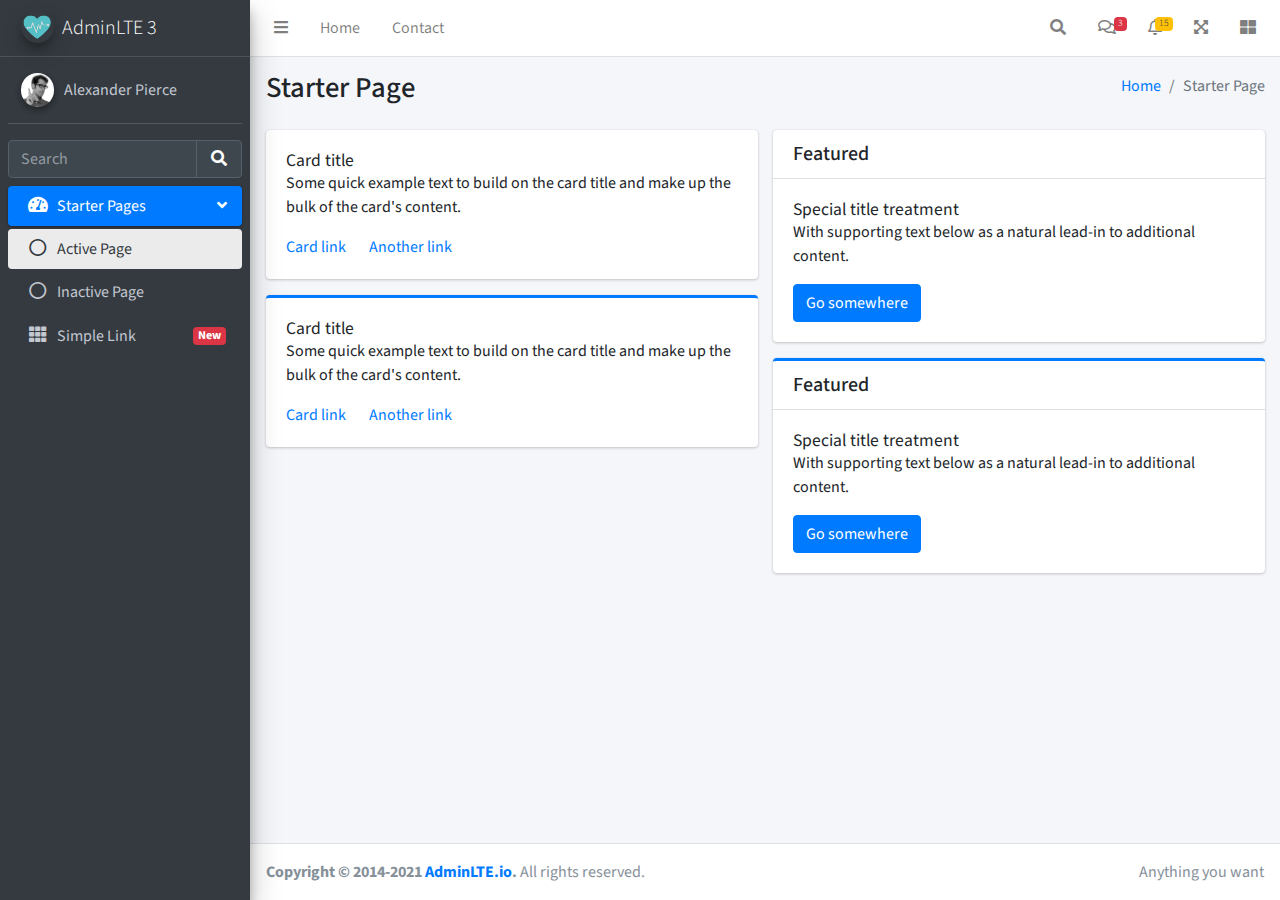
<file: starter.html>
<!DOCTYPE html>
<!--
This is a starter template page. Use this page to start your new project from
scratch. This page gets rid of all links and provides the needed markup only.
-->
<html lang="en">
<head>
  <meta charset="utf-8">
  <meta name="viewport" content="width=device-width, initial-scale=1">
  <title>AdminLTE 3 | Starter</title>

  <!-- Google Font: Source Sans Pro -->
  <link rel="stylesheet" href="https://fonts.googleapis.com/css?family=Source+Sans+Pro:300,400,400i,700&display=fallback">
  <!-- Font Awesome Icons -->
  <link rel="stylesheet" href="plugins/fontawesome-free/css/all.min.css">
  <!-- Theme style -->
  <link rel="stylesheet" href="dist/css/adminlte.min.css">
</head>
<body class="hold-transition sidebar-mini">
<div class="wrapper">

  <!-- Navbar -->
  <nav class="main-header navbar navbar-expand navbar-white navbar-light">
    <!-- Left navbar links -->
    <ul class="navbar-nav">
      <li class="nav-item">
        <a class="nav-link" data-widget="pushmenu" href="#" role="button"><i class="fas fa-bars"></i></a>
      </li>
      <li class="nav-item d-none d-sm-inline-block">
        <a href="index3.html" class="nav-link">Home</a>
      </li>
      <li class="nav-item d-none d-sm-inline-block">
        <a href="#" class="nav-link">Contact</a>
      </li>
    </ul>

    <!-- Right navbar links -->
    <ul class="navbar-nav ml-auto">
      <!-- Navbar Search -->
      <li class="nav-item">
        <a class="nav-link" data-widget="navbar-search" href="#" role="button">
          <i class="fas fa-search"></i>
        </a>
        <div class="navbar-search-block">
          <form class="form-inline">
            <div class="input-group input-group-sm">
              <input class="form-control form-control-navbar" type="search" placeholder="Search" aria-label="Search">
              <div class="input-group-append">
                <button class="btn btn-navbar" type="submit">
                  <i class="fas fa-search"></i>
                </button>
                <button class="btn btn-navbar" type="button" data-widget="navbar-search">
                  <i class="fas fa-times"></i>
                </button>
              </div>
            </div>
          </form>
        </div>
      </li>

      <!-- Messages Dropdown Menu -->
      <li class="nav-item dropdown">
        <a class="nav-link" data-toggle="dropdown" href="#">
          <i class="far fa-comments"></i>
          <span class="badge badge-danger navbar-badge">3</span>
        </a>
        <div class="dropdown-menu dropdown-menu-lg dropdown-menu-right">
          <a href="#" class="dropdown-item">
            <!-- Message Start -->
            <div class="media">
              <img src="dist/img/user1-128x128.jpg" alt="User Avatar" class="img-size-50 mr-3 img-circle">
              <div class="media-body">
                <h3 class="dropdown-item-title">
                  Brad Diesel
                  <span class="float-right text-sm text-danger"><i class="fas fa-star"></i></span>
                </h3>
                <p class="text-sm">Call me whenever you can...</p>
                <p class="text-sm text-muted"><i class="far fa-clock mr-1"></i> 4 Hours Ago</p>
              </div>
            </div>
            <!-- Message End -->
          </a>
          <div class="dropdown-divider"></div>
          <a href="#" class="dropdown-item">
            <!-- Message Start -->
            <div class="media">
              <img src="dist/img/user8-128x128.jpg" alt="User Avatar" class="img-size-50 img-circle mr-3">
              <div class="media-body">
                <h3 class="dropdown-item-title">
                  John Pierce
                  <span class="float-right text-sm text-muted"><i class="fas fa-star"></i></span>
                </h3>
                <p class="text-sm">I got your message bro</p>
                <p class="text-sm text-muted"><i class="far fa-clock mr-1"></i> 4 Hours Ago</p>
              </div>
            </div>
            <!-- Message End -->
          </a>
          <div class="dropdown-divider"></div>
          <a href="#" class="dropdown-item">
            <!-- Message Start -->
            <div class="media">
              <img src="dist/img/user3-128x128.jpg" alt="User Avatar" class="img-size-50 img-circle mr-3">
              <div class="media-body">
                <h3 class="dropdown-item-title">
                  Nora Silvester
                  <span class="float-right text-sm text-warning"><i class="fas fa-star"></i></span>
                </h3>
                <p class="text-sm">The subject goes here</p>
                <p class="text-sm text-muted"><i class="far fa-clock mr-1"></i> 4 Hours Ago</p>
              </div>
            </div>
            <!-- Message End -->
          </a>
          <div class="dropdown-divider"></div>
          <a href="#" class="dropdown-item dropdown-footer">See All Messages</a>
        </div>
      </li>
      <!-- Notifications Dropdown Menu -->
      <li class="nav-item dropdown">
        <a class="nav-link" data-toggle="dropdown" href="#">
          <i class="far fa-bell"></i>
          <span class="badge badge-warning navbar-badge">15</span>
        </a>
        <div class="dropdown-menu dropdown-menu-lg dropdown-menu-right">
          <span class="dropdown-header">15 Notifications</span>
          <div class="dropdown-divider"></div>
          <a href="#" class="dropdown-item">
            <i class="fas fa-envelope mr-2"></i> 4 new messages
            <span class="float-right text-muted text-sm">3 mins</span>
          </a>
          <div class="dropdown-divider"></div>
          <a href="#" class="dropdown-item">
            <i class="fas fa-users mr-2"></i> 8 friend requests
            <span class="float-right text-muted text-sm">12 hours</span>
          </a>
          <div class="dropdown-divider"></div>
          <a href="#" class="dropdown-item">
            <i class="fas fa-file mr-2"></i> 3 new reports
            <span class="float-right text-muted text-sm">2 days</span>
          </a>
          <div class="dropdown-divider"></div>
          <a href="#" class="dropdown-item dropdown-footer">See All Notifications</a>
        </div>
      </li>
      <li class="nav-item">
        <a class="nav-link" data-widget="fullscreen" href="#" role="button">
          <i class="fas fa-expand-arrows-alt"></i>
        </a>
      </li>
      <li class="nav-item">
        <a class="nav-link" data-widget="control-sidebar" data-slide="true" href="#" role="button">
          <i class="fas fa-th-large"></i>
        </a>
      </li>
    </ul>
  </nav>
  <!-- /.navbar -->

  <!-- Main Sidebar Container -->
  <aside class="main-sidebar sidebar-dark-primary elevation-4">
    <!-- Brand Logo -->
    <a href="index3.html" class="brand-link">
      <img src="dist/img/AdminLTELogo.png" alt="AdminLTE Logo" class="brand-image img-circle elevation-3" style="opacity: .8">
      <span class="brand-text font-weight-light">AdminLTE 3</span>
    </a>

    <!-- Sidebar -->
    <div class="sidebar">
      <!-- Sidebar user panel (optional) -->
      <div class="user-panel mt-3 pb-3 mb-3 d-flex">
        <div class="image">
          <img src="dist/img/user2-160x160.jpg" class="img-circle elevation-2" alt="User Image">
        </div>
        <div class="info">
          <a href="#" class="d-block">Alexander Pierce</a>
        </div>
      </div>

      <!-- SidebarSearch Form -->
      <div class="form-inline">
        <div class="input-group" data-widget="sidebar-search">
          <input class="form-control form-control-sidebar" type="search" placeholder="Search" aria-label="Search">
          <div class="input-group-append">
            <button class="btn btn-sidebar">
              <i class="fas fa-search fa-fw"></i>
            </button>
          </div>
        </div>
      </div>

      <!-- Sidebar Menu -->
      <nav class="mt-2">
        <ul class="nav nav-pills nav-sidebar flex-column" data-widget="treeview" role="menu" data-accordion="false">
          <!-- Add icons to the links using the .nav-icon class
               with font-awesome or any other icon font library -->
          <li class="nav-item menu-open">
            <a href="#" class="nav-link active">
              <i class="nav-icon fas fa-tachometer-alt"></i>
              <p>
                Starter Pages
                <i class="right fas fa-angle-left"></i>
              </p>
            </a>
            <ul class="nav nav-treeview">
              <li class="nav-item">
                <a href="#" class="nav-link active">
                  <i class="far fa-circle nav-icon"></i>
                  <p>Active Page</p>
                </a>
              </li>
              <li class="nav-item">
                <a href="#" class="nav-link">
                  <i class="far fa-circle nav-icon"></i>
                  <p>Inactive Page</p>
                </a>
              </li>
            </ul>
          </li>
          <li class="nav-item">
            <a href="#" class="nav-link">
              <i class="nav-icon fas fa-th"></i>
              <p>
                Simple Link
                <span class="right badge badge-danger">New</span>
              </p>
            </a>
          </li>
        </ul>
      </nav>
      <!-- /.sidebar-menu -->
    </div>
    <!-- /.sidebar -->
  </aside>

  <!-- Content Wrapper. Contains page content -->
  <div class="content-wrapper">
    <!-- Content Header (Page header) -->
    <div class="content-header">
      <div class="container-fluid">
        <div class="row mb-2">
          <div class="col-sm-6">
            <h1 class="m-0">Starter Page</h1>
          </div><!-- /.col -->
          <div class="col-sm-6">
            <ol class="breadcrumb float-sm-right">
              <li class="breadcrumb-item"><a href="#">Home</a></li>
              <li class="breadcrumb-item active">Starter Page</li>
            </ol>
          </div><!-- /.col -->
        </div><!-- /.row -->
      </div><!-- /.container-fluid -->
    </div>
    <!-- /.content-header -->

    <!-- Main content -->
    <div class="content">
      <div class="container-fluid">
        <div class="row">
          <div class="col-lg-6">
            <div class="card">
              <div class="card-body">
                <h5 class="card-title">Card title</h5>

                <p class="card-text">
                  Some quick example text to build on the card title and make up the bulk of the card's
                  content.
                </p>

                <a href="#" class="card-link">Card link</a>
                <a href="#" class="card-link">Another link</a>
              </div>
            </div>

            <div class="card card-primary card-outline">
              <div class="card-body">
                <h5 class="card-title">Card title</h5>

                <p class="card-text">
                  Some quick example text to build on the card title and make up the bulk of the card's
                  content.
                </p>
                <a href="#" class="card-link">Card link</a>
                <a href="#" class="card-link">Another link</a>
              </div>
            </div><!-- /.card -->
          </div>
          <!-- /.col-md-6 -->
          <div class="col-lg-6">
            <div class="card">
              <div class="card-header">
                <h5 class="m-0">Featured</h5>
              </div>
              <div class="card-body">
                <h6 class="card-title">Special title treatment</h6>

                <p class="card-text">With supporting text below as a natural lead-in to additional content.</p>
                <a href="#" class="btn btn-primary">Go somewhere</a>
              </div>
            </div>

            <div class="card card-primary card-outline">
              <div class="card-header">
                <h5 class="m-0">Featured</h5>
              </div>
              <div class="card-body">
                <h6 class="card-title">Special title treatment</h6>

                <p class="card-text">With supporting text below as a natural lead-in to additional content.</p>
                <a href="#" class="btn btn-primary">Go somewhere</a>
              </div>
            </div>
          </div>
          <!-- /.col-md-6 -->
        </div>
        <!-- /.row -->
      </div><!-- /.container-fluid -->
    </div>
    <!-- /.content -->
  </div>
  <!-- /.content-wrapper -->

  <!-- Control Sidebar -->
  <aside class="control-sidebar control-sidebar-dark">
    <!-- Control sidebar content goes here -->
    <div class="p-3">
      <h5>Title</h5>
      <p>Sidebar content</p>
    </div>
  </aside>
  <!-- /.control-sidebar -->

  <!-- Main Footer -->
  <footer class="main-footer">
    <!-- To the right -->
    <div class="float-right d-none d-sm-inline">
      Anything you want
    </div>
    <!-- Default to the left -->
    <strong>Copyright &copy; 2014-2021 <a href="https://adminlte.io">AdminLTE.io</a>.</strong> All rights reserved.
  </footer>
</div>
<!-- ./wrapper -->

<!-- REQUIRED SCRIPTS -->

<!-- jQuery -->
<script src="plugins/jquery/jquery.min.js"></script>
<!-- Bootstrap 4 -->
<script src="plugins/bootstrap/js/bootstrap.bundle.min.js"></script>
<!-- AdminLTE App -->
<script src="dist/js/adminlte.min.js"></script>
</body>
</html>
</file>
<file: plugins/daterangepicker/daterangepicker.css>
.daterangepicker {
  position: absolute;
  color: inherit;
  background-color: #fff;
  border-radius: 4px;
  border: 1px solid #ddd;
  width: 278px;
  max-width: none;
  padding: 0;
  margin-top: 7px;
  top: 100px;
  left: 20px;
  z-index: 3001;
  display: none;
  font-family: arial;
  font-size: 15px;
  line-height: 1em;
}

.daterangepicker:before, .daterangepicker:after {
  position: absolute;
  display: inline-block;
  border-bottom-color: rgba(0, 0, 0, 0.2);
  content: '';
}

.daterangepicker:before {
  top: -7px;
  border-right: 7px solid transparent;
  border-left: 7px solid transparent;
  border-bottom: 7px solid #ccc;
}

.daterangepicker:after {
  top: -6px;
  border-right: 6px solid transparent;
  border-bottom: 6px solid #fff;
  border-left: 6px solid transparent;
}

.daterangepicker.opensleft:before {
  right: 9px;
}

.daterangepicker.opensleft:after {
  right: 10px;
}

.daterangepicker.openscenter:before {
  left: 0;
  right: 0;
  width: 0;
  margin-left: auto;
  margin-right: auto;
}

.daterangepicker.openscenter:after {
  left: 0;
  right: 0;
  width: 0;
  margin-left: auto;
  margin-right: auto;
}

.daterangepicker.opensright:before {
  left: 9px;
}

.daterangepicker.opensright:after {
  left: 10px;
}

.daterangepicker.drop-up {
  margin-top: -7px;
}

.daterangepicker.drop-up:before {
  top: initial;
  bottom: -7px;
  border-bottom: initial;
  border-top: 7px solid #ccc;
}

.daterangepicker.drop-up:after {
  top: initial;
  bottom: -6px;
  border-bottom: initial;
  border-top: 6px solid #fff;
}

.daterangepicker.single .daterangepicker .ranges, .daterangepicker.single .drp-calendar {
  float: none;
}

.daterangepicker.single .drp-selected {
  display: none;
}

.daterangepicker.show-calendar .drp-calendar {
  display: block;
}

.daterangepicker.show-calendar .drp-buttons {
  display: block;
}

.daterangepicker.auto-apply .drp-buttons {
  display: none;
}

.daterangepicker .drp-calendar {
  display: none;
  max-width: 270px;
}

.daterangepicker .drp-calendar.left {
  padding: 8px 0 8px 8px;
}

.daterangepicker .drp-calendar.right {
  padding: 8px;
}

.daterangepicker .drp-calendar.single .calendar-table {
  border: none;
}

.daterangepicker .calendar-table .next span, .daterangepicker .calendar-table .prev span {
  color: #fff;
  border: solid black;
  border-width: 0 2px 2px 0;
  border-radius: 0;
  display: inline-block;
  padding: 3px;
}

.daterangepicker .calendar-table .next span {
  transform: rotate(-45deg);
  -webkit-transform: rotate(-45deg);
}

.daterangepicker .calendar-table .prev span {
  transform: rotate(135deg);
  -webkit-transform: rotate(135deg);
}

.daterangepicker .calendar-table th, .daterangepicker .calendar-table td {
  white-space: nowrap;
  text-align: center;
  vertical-align: middle;
  min-width: 32px;
  width: 32px;
  height: 24px;
  line-height: 24px;
  font-size: 12px;
  border-radius: 4px;
  border: 1px solid transparent;
  white-space: nowrap;
  cursor: pointer;
}

.daterangepicker .calendar-table {
  border: 1px solid #fff;
  border-radius: 4px;
  background-color: #fff;
}

.daterangepicker .calendar-table table {
  width: 100%;
  margin: 0;
  border-spacing: 0;
  border-collapse: collapse;
}

.daterangepicker td.available:hover, .daterangepicker th.available:hover {
  background-color: #eee;
  border-color: transparent;
  color: inherit;
}

.daterangepicker td.week, .daterangepicker th.week {
  font-size: 80%;
  color: #ccc;
}

.daterangepicker td.off, .daterangepicker td.off.in-range, .daterangepicker td.off.start-date, .daterangepicker td.off.end-date {
  background-color: #fff;
  border-color: transparent;
  color: #999;
}

.daterangepicker td.in-range {
  background-color: #ebf4f8;
  border-color: transparent;
  color: #000;
  border-radius: 0;
}

.daterangepicker td.start-date {
  border-radius: 4px 0 0 4px;
}

.daterangepicker td.end-date {
  border-radius: 0 4px 4px 0;
}

.daterangepicker td.start-date.end-date {
  border-radius: 4px;
}

.daterangepicker td.active, .daterangepicker td.active:hover {
  background-color: #357ebd;
  border-color: transparent;
  color: #fff;
}

.daterangepicker th.month {
  width: auto;
}

.daterangepicker td.disabled, .daterangepicker option.disabled {
  color: #999;
  cursor: not-allowed;
  text-decoration: line-through;
}

.daterangepicker select.monthselect, .daterangepicker select.yearselect {
  font-size: 12px;
  padding: 1px;
  height: auto;
  margin: 0;
  cursor: default;
}

.daterangepicker select.monthselect {
  margin-right: 2%;
  width: 56%;
}

.daterangepicker select.yearselect {
  width: 40%;
}

.daterangepicker select.hourselect, .daterangepicker select.minuteselect, .daterangepicker select.secondselect, .daterangepicker select.ampmselect {
  width: 50px;
  margin: 0 auto;
  background: #eee;
  border: 1px solid #eee;
  padding: 2px;
  outline: 0;
  font-size: 12px;
}

.daterangepicker .calendar-time {
  text-align: center;
  margin: 4px auto 0 auto;
  line-height: 30px;
  position: relative;
}

.daterangepicker .calendar-time select.disabled {
  color: #ccc;
  cursor: not-allowed;
}

.daterangepicker .drp-buttons {
  clear: both;
  text-align: right;
  padding: 8px;
  border-top: 1px solid #ddd;
  display: none;
  line-height: 12px;
  vertical-align: middle;
}

.daterangepicker .drp-selected {
  display: inline-block;
  font-size: 12px;
  padding-right: 8px;
}

.daterangepicker .drp-buttons .btn {
  margin-left: 8px;
  font-size: 12px;
  font-weight: bold;
  padding: 4px 8px;
}

.daterangepicker.show-ranges.single.rtl .drp-calendar.left {
  border-right: 1px solid #ddd;
}

.daterangepicker.show-ranges.single.ltr .drp-calendar.left {
  border-left: 1px solid #ddd;
}

.daterangepicker.show-ranges.rtl .drp-calendar.right {
  border-right: 1px solid #ddd;
}

.daterangepicker.show-ranges.ltr .drp-calendar.left {
  border-left: 1px solid #ddd;
}

.daterangepicker .ranges {
  float: none;
  text-align: left;
  margin: 0;
}

.daterangepicker.show-calendar .ranges {
  margin-top: 8px;
}

.daterangepicker .ranges ul {
  list-style: none;
  margin: 0 auto;
  padding: 0;
  width: 100%;
}

.daterangepicker .ranges li {
  font-size: 12px;
  padding: 8px 12px;
  cursor: pointer;
}

.daterangepicker .ranges li:hover {
  background-color: #eee;
}

.daterangepicker .ranges li.active {
  background-color: #08c;
  color: #fff;
}

/*  Larger Screen Styling */
@media (min-width: 564px) {
  .daterangepicker {
    width: auto;
  }

  .daterangepicker .ranges ul {
    width: 140px;
  }

  .daterangepicker.single .ranges ul {
    width: 100%;
  }

  .daterangepicker.single .drp-calendar.left {
    clear: none;
  }

  .daterangepicker.single .ranges, .daterangepicker.single .drp-calendar {
    float: left;
  }

  .daterangepicker {
    direction: ltr;
    text-align: left;
  }

  .daterangepicker .drp-calendar.left {
    clear: left;
    margin-right: 0;
  }

  .daterangepicker .drp-calendar.left .calendar-table {
    border-right: none;
    border-top-right-radius: 0;
    border-bottom-right-radius: 0;
  }

  .daterangepicker .drp-calendar.right {
    margin-left: 0;
  }

  .daterangepicker .drp-calendar.right .calendar-table {
    border-left: none;
    border-top-left-radius: 0;
    border-bottom-left-radius: 0;
  }

  .daterangepicker .drp-calendar.left .calendar-table {
    padding-right: 8px;
  }

  .daterangepicker .ranges, .daterangepicker .drp-calendar {
    float: left;
  }
}

@media (min-width: 730px) {
  .daterangepicker .ranges {
    width: auto;
  }

  .daterangepicker .ranges {
    float: left;
  }

  .daterangepicker.rtl .ranges {
    float: right;
  }

  .daterangepicker .drp-calendar.left {
    clear: none !important;
  }
}
</file>
<file: plugins/overlayScrollbars/css/OverlayScrollbars.min.css>
/*!
 * OverlayScrollbars
 * https://github.com/KingSora/OverlayScrollbars
 *
 * Version: 1.13.0
 *
 * Copyright KingSora | Rene Haas.
 * https://github.com/KingSora
 *
 * Released under the MIT license.
 * Date: 02.08.2020
 */
html.os-html,html.os-html>.os-host{display:block;overflow:hidden;box-sizing:border-box;height:100%!important;width:100%!important;min-width:100%!important;min-height:100%!important;margin:0!important;position:absolute!important}html.os-html>.os-host>.os-padding{position:absolute}body.os-dragging,body.os-dragging *{cursor:default}.os-host,.os-host-textarea{position:relative;overflow:visible!important;-webkit-box-orient:vertical;-webkit-box-direction:normal;-ms-flex-direction:column;flex-direction:column;-ms-flex-wrap:nowrap;flex-wrap:nowrap;-webkit-box-pack:start;-ms-flex-pack:start;justify-content:flex-start;-ms-flex-line-pack:start;align-content:flex-start;-webkit-box-align:start;-ms-flex-align:start;-ms-grid-row-align:flex-start;align-items:flex-start}.os-host-flexbox{overflow:hidden!important;display:-webkit-box;display:-ms-flexbox;display:flex}.os-host-flexbox>.os-size-auto-observer{height:inherit!important}.os-host-flexbox>.os-content-glue{-webkit-box-flex:1;-ms-flex-positive:1;flex-grow:1;-ms-flex-negative:0;flex-shrink:0}.os-host-flexbox>.os-size-auto-observer,.os-host-flexbox>.os-content-glue{min-height:0;min-width:0;-webkit-box-flex:0;-ms-flex-positive:0;flex-grow:0;-ms-flex-negative:1;flex-shrink:1;-ms-flex-preferred-size:auto;flex-basis:auto}#os-dummy-scrollbar-size{position:fixed;opacity:0;-ms-filter:'progid:DXImageTransform.Microsoft.Alpha(Opacity=0)';visibility:hidden;overflow:scroll;height:500px;width:500px}#os-dummy-scrollbar-size>div{width:200%;height:200%;margin:10px 0}#os-dummy-scrollbar-size:before,#os-dummy-scrollbar-size:after,.os-content:before,.os-content:after{content:'';display:table;width:.01px;height:.01px;line-height:0;font-size:0;flex-grow:0;flex-shrink:0;visibility:hidden}#os-dummy-scrollbar-size,.os-viewport{-ms-overflow-style:scrollbar!important}.os-viewport-native-scrollbars-invisible#os-dummy-scrollbar-size,.os-viewport-native-scrollbars-invisible.os-viewport{scrollbar-width:none!important}.os-viewport-native-scrollbars-invisible#os-dummy-scrollbar-size::-webkit-scrollbar,.os-viewport-native-scrollbars-invisible.os-viewport::-webkit-scrollbar,.os-viewport-native-scrollbars-invisible#os-dummy-scrollbar-size::-webkit-scrollbar-corner,.os-viewport-native-scrollbars-invisible.os-viewport::-webkit-scrollbar-corner{display:none!important;width:0!important;height:0!important;visibility:hidden!important;background:0 0!important}.os-content-glue{box-sizing:inherit;max-height:100%;max-width:100%;width:100%;pointer-events:none}.os-padding{box-sizing:inherit;direction:inherit;position:absolute;overflow:visible;padding:0;margin:0;left:0;top:0;bottom:0;right:0;width:auto!important;height:auto!important;z-index:0}.os-host-overflow>.os-padding{overflow:hidden}.os-viewport{direction:inherit!important;box-sizing:inherit!important;resize:none!important;outline:0!important;position:absolute;overflow:hidden;top:0;left:0;bottom:0;right:0;padding:0;margin:0;-webkit-overflow-scrolling:touch}.os-content-arrange{position:absolute;z-index:-1;min-height:1px;min-width:1px;pointer-events:none}.os-content{direction:inherit;box-sizing:border-box!important;position:relative;display:block;height:100%;width:100%;height:100%;width:100%;visibility:visible}.os-content>.os-textarea{box-sizing:border-box!important;direction:inherit!important;background:0 0!important;outline:0 transparent!important;overflow:hidden!important;position:absolute!important;display:block!important;top:0!important;left:0!important;margin:0!important;border-radius:0!important;float:none!important;-webkit-filter:none!important;filter:none!important;border:0!important;resize:none!important;-webkit-transform:none!important;transform:none!important;max-width:none!important;max-height:none!important;box-shadow:none!important;-webkit-perspective:none!important;perspective:none!important;opacity:1!important;z-index:1!important;clip:auto!important;vertical-align:baseline!important;padding:0}.os-host-rtl>.os-padding>.os-viewport>.os-content>.os-textarea{right:0!important}.os-content>.os-textarea-cover{z-index:-1;pointer-events:none}.os-content>.os-textarea[wrap=off]{white-space:pre!important;margin:0!important}.os-text-inherit{font-family:inherit;font-size:inherit;font-weight:inherit;font-style:inherit;font-variant:inherit;text-transform:inherit;text-decoration:inherit;text-indent:inherit;text-align:inherit;text-shadow:inherit;text-overflow:inherit;letter-spacing:inherit;word-spacing:inherit;line-height:inherit;unicode-bidi:inherit;direction:inherit;color:inherit;cursor:text}.os-resize-observer,.os-resize-observer-host{box-sizing:inherit;display:block;visibility:hidden;position:absolute;top:0;left:0;height:100%;width:100%;overflow:hidden;pointer-events:none;z-index:-1}.os-resize-observer-host{padding:inherit;border:inherit;border-color:transparent;border-style:solid;box-sizing:border-box}.os-resize-observer-host.observed{display:flex;flex-direction:column;justify-content:flex-start;align-items:flex-start}.os-resize-observer-host>.os-resize-observer,.os-resize-observer-host.observed>.os-resize-observer{height:200%;width:200%;padding:inherit;border:inherit;margin:0;display:block;box-sizing:content-box}.os-resize-observer-host.observed>.os-resize-observer,.os-resize-observer-host.observed>.os-resize-observer:before{display:flex;position:relative;flex-grow:1;flex-shrink:0;flex-basis:auto;box-sizing:border-box}.os-resize-observer-host.observed>.os-resize-observer:before{content:'';box-sizing:content-box;padding:inherit;border:inherit;margin:0}.os-size-auto-observer{box-sizing:inherit!important;height:100%;width:inherit;max-width:1px;position:relative;float:left;max-height:1px;overflow:hidden;z-index:-1;padding:0;margin:0;pointer-events:none;-webkit-box-flex:inherit;-ms-flex-positive:inherit;flex-grow:inherit;-ms-flex-negative:0;flex-shrink:0;-ms-flex-preferred-size:0;flex-basis:0}.os-size-auto-observer>.os-resize-observer{width:1000%;height:1000%;min-height:1px;min-width:1px}.os-resize-observer-item{position:absolute;top:0;right:0;bottom:0;left:0;overflow:hidden;z-index:-1;opacity:0;direction:ltr!important;-webkit-box-flex:0!important;-ms-flex:none!important;flex:none!important}.os-resize-observer-item-final{position:absolute;left:0;top:0;-webkit-transition:none!important;transition:none!important;-webkit-box-flex:0!important;-ms-flex:none!important;flex:none!important}.os-resize-observer{-webkit-animation-duration:.001s;animation-duration:.001s;-webkit-animation-name:os-resize-observer-dummy-animation;animation-name:os-resize-observer-dummy-animation}object.os-resize-observer{box-sizing:border-box!important}@-webkit-keyframes os-resize-observer-dummy-animation{0%{z-index:0}to{z-index:-1}}@keyframes os-resize-observer-dummy-animation{0%{z-index:0}to{z-index:-1}}.os-host-transition>.os-scrollbar,.os-host-transition>.os-scrollbar-corner{-webkit-transition:opacity .3s,visibility .3s,top .3s,right .3s,bottom .3s,left .3s;transition:opacity .3s,visibility .3s,top .3s,right .3s,bottom .3s,left .3s}html.os-html>.os-host>.os-scrollbar{position:absolute;z-index:999999}.os-scrollbar,.os-scrollbar-corner{position:absolute;opacity:1;-ms-filter:'progid:DXImageTransform.Microsoft.Alpha(Opacity=100)';z-index:1}.os-scrollbar-corner{bottom:0;right:0}.os-scrollbar{pointer-events:none}.os-scrollbar-track{pointer-events:auto;position:relative;height:100%;width:100%;padding:0!important;border:0!important}.os-scrollbar-handle{pointer-events:auto;position:absolute;width:100%;height:100%}.os-scrollbar-handle-off,.os-scrollbar-track-off{pointer-events:none}.os-scrollbar.os-scrollbar-unusable,.os-scrollbar.os-scrollbar-unusable *{pointer-events:none!important}.os-scrollbar.os-scrollbar-unusable .os-scrollbar-handle{opacity:0!important}.os-scrollbar-horizontal{bottom:0;left:0}.os-scrollbar-vertical{top:0;right:0}.os-host-rtl>.os-scrollbar-horizontal{right:0}.os-host-rtl>.os-scrollbar-vertical{right:auto;left:0}.os-host-rtl>.os-scrollbar-corner{right:auto;left:0}.os-scrollbar-auto-hidden,.os-padding+.os-scrollbar-corner,.os-host-resize-disabled.os-host-scrollbar-horizontal-hidden>.os-scrollbar-corner,.os-host-scrollbar-horizontal-hidden>.os-scrollbar-horizontal,.os-host-resize-disabled.os-host-scrollbar-vertical-hidden>.os-scrollbar-corner,.os-host-scrollbar-vertical-hidden>.os-scrollbar-vertical,.os-scrollbar-horizontal.os-scrollbar-auto-hidden+.os-scrollbar-vertical+.os-scrollbar-corner,.os-scrollbar-horizontal+.os-scrollbar-vertical.os-scrollbar-auto-hidden+.os-scrollbar-corner,.os-scrollbar-horizontal.os-scrollbar-auto-hidden+.os-scrollbar-vertical.os-scrollbar-auto-hidden+.os-scrollbar-corner{opacity:0;visibility:hidden;pointer-events:none}.os-scrollbar-corner-resize-both{cursor:nwse-resize}.os-host-rtl>.os-scrollbar-corner-resize-both{cursor:nesw-resize}.os-scrollbar-corner-resize-horizontal{cursor:ew-resize}.os-scrollbar-corner-resize-vertical{cursor:ns-resize}.os-dragging .os-scrollbar-corner.os-scrollbar-corner-resize{cursor:default}.os-host-resize-disabled.os-host-scrollbar-horizontal-hidden>.os-scrollbar-vertical{top:0;bottom:0}.os-host-resize-disabled.os-host-scrollbar-vertical-hidden>.os-scrollbar-horizontal,.os-host-rtl.os-host-resize-disabled.os-host-scrollbar-vertical-hidden>.os-scrollbar-horizontal{right:0;left:0}.os-scrollbar:hover,.os-scrollbar-corner.os-scrollbar-corner-resize{opacity:1!important;visibility:visible!important}.os-scrollbar-corner.os-scrollbar-corner-resize{background-image:url([data-uri]);background-repeat:no-repeat;background-position:100% 100%;pointer-events:auto!important}.os-host-rtl>.os-scrollbar-corner.os-scrollbar-corner-resize{-webkit-transform:scale(-1,1);transform:scale(-1,1)}.os-host-overflow{overflow:hidden!important}.os-theme-none>.os-scrollbar-horizontal,.os-theme-none>.os-scrollbar-vertical,.os-theme-none>.os-scrollbar-corner{display:none!important}.os-theme-none>.os-scrollbar-corner-resize{display:block!important;min-width:10px;min-height:10px}.os-theme-dark>.os-scrollbar-horizontal,.os-theme-light>.os-scrollbar-horizontal{right:10px;height:10px}.os-theme-dark>.os-scrollbar-vertical,.os-theme-light>.os-scrollbar-vertical{bottom:10px;width:10px}.os-theme-dark.os-host-rtl>.os-scrollbar-horizontal,.os-theme-light.os-host-rtl>.os-scrollbar-horizontal{left:10px;right:0}.os-theme-dark>.os-scrollbar-corner,.os-theme-light>.os-scrollbar-corner{height:10px;width:10px}.os-theme-dark>.os-scrollbar-corner,.os-theme-light>.os-scrollbar-corner{background-color:transparent}.os-theme-dark>.os-scrollbar,.os-theme-light>.os-scrollbar{padding:2px;box-sizing:border-box;background:0 0}.os-theme-dark>.os-scrollbar.os-scrollbar-unusable,.os-theme-light>.os-scrollbar.os-scrollbar-unusable{background:0 0}.os-theme-dark>.os-scrollbar>.os-scrollbar-track,.os-theme-light>.os-scrollbar>.os-scrollbar-track{background:0 0}.os-theme-dark>.os-scrollbar-horizontal>.os-scrollbar-track>.os-scrollbar-handle,.os-theme-light>.os-scrollbar-horizontal>.os-scrollbar-track>.os-scrollbar-handle{min-width:30px}.os-theme-dark>.os-scrollbar-vertical>.os-scrollbar-track>.os-scrollbar-handle,.os-theme-light>.os-scrollbar-vertical>.os-scrollbar-track>.os-scrollbar-handle{min-height:30px}.os-theme-dark.os-host-transition>.os-scrollbar>.os-scrollbar-track>.os-scrollbar-handle,.os-theme-light.os-host-transition>.os-scrollbar>.os-scrollbar-track>.os-scrollbar-handle{-webkit-transition:background-color .3s;transition:background-color .3s}.os-theme-dark>.os-scrollbar>.os-scrollbar-track>.os-scrollbar-handle,.os-theme-light>.os-scrollbar>.os-scrollbar-track>.os-scrollbar-handle,.os-theme-dark>.os-scrollbar>.os-scrollbar-track,.os-theme-light>.os-scrollbar>.os-scrollbar-track{border-radius:10px}.os-theme-dark>.os-scrollbar>.os-scrollbar-track>.os-scrollbar-handle{background:rgba(0,0,0,.4)}.os-theme-light>.os-scrollbar>.os-scrollbar-track>.os-scrollbar-handle{background:rgba(255,255,255,.4)}.os-theme-dark>.os-scrollbar:hover>.os-scrollbar-track>.os-scrollbar-handle{background:rgba(0,0,0,.55)}.os-theme-light>.os-scrollbar:hover>.os-scrollbar-track>.os-scrollbar-handle{background:rgba(255,255,255,.55)}.os-theme-dark>.os-scrollbar>.os-scrollbar-track>.os-scrollbar-handle.active{background:rgba(0,0,0,.7)}.os-theme-light>.os-scrollbar>.os-scrollbar-track>.os-scrollbar-handle.active{background:rgba(255,255,255,.7)}.os-theme-dark>.os-scrollbar-horizontal .os-scrollbar-handle:before,.os-theme-dark>.os-scrollbar-vertical .os-scrollbar-handle:before,.os-theme-light>.os-scrollbar-horizontal .os-scrollbar-handle:before,.os-theme-light>.os-scrollbar-vertical .os-scrollbar-handle:before{content:'';position:absolute;left:0;right:0;top:0;bottom:0;display:block}.os-theme-dark.os-host-scrollbar-horizontal-hidden>.os-scrollbar-horizontal .os-scrollbar-handle:before,.os-theme-dark.os-host-scrollbar-vertical-hidden>.os-scrollbar-vertical .os-scrollbar-handle:before,.os-theme-light.os-host-scrollbar-horizontal-hidden>.os-scrollbar-horizontal .os-scrollbar-handle:before,.os-theme-light.os-host-scrollbar-vertical-hidden>.os-scrollbar-vertical .os-scrollbar-handle:before{display:none}.os-theme-dark>.os-scrollbar-horizontal .os-scrollbar-handle:before,.os-theme-light>.os-scrollbar-horizontal .os-scrollbar-handle:before{top:-6px;bottom:-2px}.os-theme-dark>.os-scrollbar-vertical .os-scrollbar-handle:before,.os-theme-light>.os-scrollbar-vertical .os-scrollbar-handle:before{left:-6px;right:-2px}.os-host-rtl.os-theme-dark>.os-scrollbar-vertical .os-scrollbar-handle:before,.os-host-rtl.os-theme-light>.os-scrollbar-vertical .os-scrollbar-handle:before{right:-6px;left:-2px}
</file>
<file: plugins/jqvmap/jqvmap.min.css>
.jqvmap-label,.jqvmap-pin{pointer-events:none}.jqvmap-label{position:absolute;display:none;-webkit-border-radius:3px;-moz-border-radius:3px;border-radius:3px;background:#292929;color:#fff;font-family:sans-serif,Verdana;font-size:smaller;padding:3px}.jqvmap-zoomin,.jqvmap-zoomout{position:absolute;left:10px;-webkit-border-radius:3px;-moz-border-radius:3px;border-radius:3px;background:#000;padding:3px;color:#fff;width:10px;height:10px;cursor:pointer;line-height:10px;text-align:center}.jqvmap-zoomin{top:10px}.jqvmap-zoomout{top:30px}.jqvmap-region{cursor:pointer}.jqvmap-ajax_response{width:100%;height:500px}
</file>
<file: plugins/summernote/summernote-bs4.min.css>
@font-face{font-family:summernote;font-style:normal;font-weight:400;font-display:auto;src:url(font/summernote.eot);src:url(font/summernote.eot?#iefix) format("embedded-opentype"),url(font/summernote.woff2) format("woff2"),url(font/summernote.woff) format("woff"),url(font/summernote.ttf) format("truetype")}[class*=" note-icon"]:before,[class^=note-icon]:before{display:inline-block;font-family:summernote;font-style:normal;font-size:inherit;text-decoration:inherit;text-rendering:auto;text-transform:none;vertical-align:middle;-moz-osx-font-smoothing:grayscale;-webkit-font-smoothing:antialiased;speak:none}.note-icon-fw{text-align:center;width:1.25em}.note-icon-border{border:.08em solid #eee;border-radius:.1em;padding:.2em .25em .15em}.note-icon-pull-left{float:left}.note-icon-pull-right{float:right}.note-icon.note-icon-pull-left{margin-right:.3em}.note-icon.note-icon-pull-right{margin-left:.3em}.note-icon-align:before{content:""}.note-icon-align-center:before{content:""}.note-icon-align-indent:before{content:""}.note-icon-align-justify:before{content:""}.note-icon-align-left:before{content:""}.note-icon-align-outdent:before{content:""}.note-icon-align-right:before{content:""}.note-icon-arrow-circle-down:before{content:""}.note-icon-arrow-circle-left:before{content:""}.note-icon-arrow-circle-right:before{content:""}.note-icon-arrow-circle-up:before{content:""}.note-icon-arrows-alt:before{content:""}.note-icon-arrows-h:before{content:""}.note-icon-arrows-v:before{content:""}.note-icon-bold:before{content:""}.note-icon-caret:before{content:""}.note-icon-chain-broken:before{content:""}.note-icon-circle:before{content:""}.note-icon-close:before{content:""}.note-icon-code:before{content:""}.note-icon-col-after:before{content:""}.note-icon-col-before:before{content:""}.note-icon-col-remove:before{content:""}.note-icon-eraser:before{content:""}.note-icon-float-left:before{content:""}.note-icon-float-none:before{content:""}.note-icon-float-right:before{content:""}.note-icon-font:before{content:""}.note-icon-frame:before{content:""}.note-icon-italic:before{content:""}.note-icon-link:before{content:""}.note-icon-magic:before{content:""}.note-icon-menu-check:before{content:""}.note-icon-minus:before{content:""}.note-icon-orderedlist:before{content:""}.note-icon-pencil:before{content:""}.note-icon-picture:before{content:""}.note-icon-question:before{content:""}.note-icon-redo:before{content:""}.note-icon-rollback:before{content:""}.note-icon-row-above:before{content:""}.note-icon-row-below:before{content:""}.note-icon-row-remove:before{content:""}.note-icon-special-character:before{content:""}.note-icon-square:before{content:""}.note-icon-strikethrough:before{content:""}.note-icon-subscript:before{content:""}.note-icon-summernote:before{content:""}.note-icon-superscript:before{content:""}.note-icon-table:before{content:""}.note-icon-text-height:before{content:""}.note-icon-trash:before{content:""}.note-icon-underline:before{content:""}.note-icon-undo:before{content:""}.note-icon-unorderedlist:before{content:""}.note-icon-video:before{content:""}.note-editor{position:relative}.note-editor .note-dropzone{position:absolute;display:none;z-index:100;color:#87cefa;background-color:#fff;opacity:.95}.note-editor .note-dropzone .note-dropzone-message{display:table-cell;vertical-align:middle;text-align:center;font-size:28px;font-weight:700}.note-editor .note-dropzone.hover{color:#098ddf}.note-editor.dragover .note-dropzone{display:table}.note-editor .note-editing-area{position:relative}.note-editor .note-editing-area .note-editable{outline:none}.note-editor .note-editing-area .note-editable sup{vertical-align:super}.note-editor .note-editing-area .note-editable sub{vertical-align:sub}.note-editor .note-editing-area .note-editable img.note-float-left{margin-right:10px}.note-editor .note-editing-area .note-editable img.note-float-right{margin-left:10px}.note-editor.note-airframe,.note-editor.note-frame{border:1px solid rgba(0,0,0,.2)}.note-editor.note-airframe.codeview .note-editing-area .note-editable,.note-editor.note-frame.codeview .note-editing-area .note-editable{display:none}.note-editor.note-airframe.codeview .note-editing-area .note-codable,.note-editor.note-frame.codeview .note-editing-area .note-codable{display:block}.note-editor.note-airframe .note-editing-area,.note-editor.note-frame .note-editing-area{overflow:hidden}.note-editor.note-airframe .note-editing-area .note-editable,.note-editor.note-frame .note-editing-area .note-editable{padding:10px;overflow:auto;word-wrap:break-word}.note-editor.note-airframe .note-editing-area .note-editable[contenteditable=false],.note-editor.note-frame .note-editing-area .note-editable[contenteditable=false]{background-color:hsla(0,0%,50.2%,.11)}.note-editor.note-airframe .note-editing-area .note-codable,.note-editor.note-frame .note-editing-area .note-codable{display:none;width:100%;padding:10px;border:none;box-shadow:none;font-family:Menlo,Monaco,monospace,sans-serif;font-size:14px;color:#ccc;background-color:#222;resize:none;outline:none;-ms-box-sizing:border-box;box-sizing:border-box;border-radius:0;margin-bottom:0}.note-editor.note-airframe.fullscreen,.note-editor.note-frame.fullscreen{position:fixed;top:0;left:0;width:100%!important;z-index:1050}.note-editor.note-airframe.fullscreen .note-resizebar,.note-editor.note-frame.fullscreen .note-resizebar{display:none}.note-editor.note-airframe .note-status-output,.note-editor.note-frame .note-status-output{display:block;width:100%;font-size:14px;line-height:1.42857143;height:20px;margin-bottom:0;color:#000;border:0;border-top:1px solid #e2e2e2}.note-editor.note-airframe .note-status-output:empty,.note-editor.note-frame .note-status-output:empty{height:0;border-top:0 solid transparent}.note-editor.note-airframe .note-status-output .pull-right,.note-editor.note-frame .note-status-output .pull-right{float:right!important}.note-editor.note-airframe .note-status-output .text-muted,.note-editor.note-frame .note-status-output .text-muted{color:#777}.note-editor.note-airframe .note-status-output .text-primary,.note-editor.note-frame .note-status-output .text-primary{color:#286090}.note-editor.note-airframe .note-status-output .text-success,.note-editor.note-frame .note-status-output .text-success{color:#3c763d}.note-editor.note-airframe .note-status-output .text-info,.note-editor.note-frame .note-status-output .text-info{color:#31708f}.note-editor.note-airframe .note-status-output .text-warning,.note-editor.note-frame .note-status-output .text-warning{color:#8a6d3b}.note-editor.note-airframe .note-status-output .text-danger,.note-editor.note-frame .note-status-output .text-danger{color:#a94442}.note-editor.note-airframe .note-status-output .alert,.note-editor.note-frame .note-status-output .alert{margin:-7px 0 0;padding:7px 10px 2px;border-radius:0;color:#000;background-color:#f5f5f5}.note-editor.note-airframe .note-status-output .alert .note-icon,.note-editor.note-frame .note-status-output .alert .note-icon{margin-right:5px}.note-editor.note-airframe .note-status-output .alert-success,.note-editor.note-frame .note-status-output .alert-success{color:#3c763d!important;background-color:#dff0d8!important}.note-editor.note-airframe .note-status-output .alert-info,.note-editor.note-frame .note-status-output .alert-info{color:#31708f!important;background-color:#d9edf7!important}.note-editor.note-airframe .note-status-output .alert-warning,.note-editor.note-frame .note-status-output .alert-warning{color:#8a6d3b!important;background-color:#fcf8e3!important}.note-editor.note-airframe .note-status-output .alert-danger,.note-editor.note-frame .note-status-output .alert-danger{color:#a94442!important;background-color:#f2dede!important}.note-editor.note-airframe .note-statusbar,.note-editor.note-frame .note-statusbar{background-color:hsla(0,0%,50.2%,.11);border-bottom-left-radius:4px;border-bottom-right-radius:4px;border-top:1px solid rgba(0,0,0,.2)}.note-editor.note-airframe .note-statusbar .note-resizebar,.note-editor.note-frame .note-statusbar .note-resizebar{padding-top:1px;height:9px;width:100%;cursor:ns-resize}.note-editor.note-airframe .note-statusbar .note-resizebar .note-icon-bar,.note-editor.note-frame .note-statusbar .note-resizebar .note-icon-bar{width:20px;margin:1px auto;border-top:1px solid rgba(0,0,0,.2)}.note-editor.note-airframe .note-statusbar.locked .note-resizebar,.note-editor.note-frame .note-statusbar.locked .note-resizebar{cursor:default}.note-editor.note-airframe .note-statusbar.locked .note-resizebar .note-icon-bar,.note-editor.note-frame .note-statusbar.locked .note-resizebar .note-icon-bar{display:none}.note-editor.note-airframe .note-placeholder,.note-editor.note-frame .note-placeholder{padding:10px}.note-editor.note-airframe{border:0}.note-editor.note-airframe .note-editing-area .note-editable{padding:0}.note-popover.popover{display:none;max-width:none}.note-popover.popover .popover-content a{display:inline-block;max-width:200px;overflow:hidden;text-overflow:ellipsis;white-space:nowrap;vertical-align:middle}.note-popover.popover .arrow{left:20px!important}.note-toolbar{position:relative}.note-editor .note-toolbar,.note-popover .popover-content{margin:0;padding:0 0 5px 5px}.note-editor .note-toolbar>.note-btn-group,.note-popover .popover-content>.note-btn-group{margin-top:5px;margin-left:0;margin-right:5px}.note-editor .note-toolbar .note-btn-group .note-table,.note-popover .popover-content .note-btn-group .note-table{min-width:0;padding:5px}.note-editor .note-toolbar .note-btn-group .note-table .note-dimension-picker,.note-popover .popover-content .note-btn-group .note-table .note-dimension-picker{font-size:18px}.note-editor .note-toolbar .note-btn-group .note-table .note-dimension-picker .note-dimension-picker-mousecatcher,.note-popover .popover-content .note-btn-group .note-table .note-dimension-picker .note-dimension-picker-mousecatcher{position:absolute!important;z-index:3;width:10em;height:10em;cursor:pointer}.note-editor .note-toolbar .note-btn-group .note-table .note-dimension-picker .note-dimension-picker-unhighlighted,.note-popover .popover-content .note-btn-group .note-table .note-dimension-picker .note-dimension-picker-unhighlighted{position:relative!important;z-index:1;width:5em;height:5em;background:url("[data-uri]") repeat}.note-editor .note-toolbar .note-btn-group .note-table .note-dimension-picker .note-dimension-picker-highlighted,.note-popover .popover-content .note-btn-group .note-table .note-dimension-picker .note-dimension-picker-highlighted{position:absolute!important;z-index:2;width:1em;height:1em;background:url("[data-uri]") repeat}.note-editor .note-toolbar .note-style .dropdown-style blockquote,.note-editor .note-toolbar .note-style .dropdown-style pre,.note-popover .popover-content .note-style .dropdown-style blockquote,.note-popover .popover-content .note-style .dropdown-style pre{margin:0;padding:5px 10px}.note-editor .note-toolbar .note-style .dropdown-style h1,.note-editor .note-toolbar .note-style .dropdown-style h2,.note-editor .note-toolbar .note-style .dropdown-style h3,.note-editor .note-toolbar .note-style .dropdown-style h4,.note-editor .note-toolbar .note-style .dropdown-style h5,.note-editor .note-toolbar .note-style .dropdown-style h6,.note-editor .note-toolbar .note-style .dropdown-style p,.note-popover .popover-content .note-style .dropdown-style h1,.note-popover .popover-content .note-style .dropdown-style h2,.note-popover .popover-content .note-style .dropdown-style h3,.note-popover .popover-content .note-style .dropdown-style h4,.note-popover .popover-content .note-style .dropdown-style h5,.note-popover .popover-content .note-style .dropdown-style h6,.note-popover .popover-content .note-style .dropdown-style p{margin:0;padding:0}.note-editor .note-toolbar .note-color-all .note-dropdown-menu,.note-popover .popover-content .note-color-all .note-dropdown-menu{min-width:337px}.note-editor .note-toolbar .note-color .dropdown-toggle,.note-popover .popover-content .note-color .dropdown-toggle{width:20px;padding-left:5px}.note-editor .note-toolbar .note-color .note-dropdown-menu .note-palette,.note-popover .popover-content .note-color .note-dropdown-menu .note-palette{display:inline-block;margin:0;width:160px}.note-editor .note-toolbar .note-color .note-dropdown-menu .note-palette:first-child,.note-popover .popover-content .note-color .note-dropdown-menu .note-palette:first-child{margin:0 5px}.note-editor .note-toolbar .note-color .note-dropdown-menu .note-palette .note-palette-title,.note-popover .popover-content .note-color .note-dropdown-menu .note-palette .note-palette-title{font-size:12px;margin:2px 7px;text-align:center;border-bottom:1px solid #eee}.note-editor .note-toolbar .note-color .note-dropdown-menu .note-palette .note-color-reset,.note-editor .note-toolbar .note-color .note-dropdown-menu .note-palette .note-color-select,.note-popover .popover-content .note-color .note-dropdown-menu .note-palette .note-color-reset,.note-popover .popover-content .note-color .note-dropdown-menu .note-palette .note-color-select{font-size:11px;margin:3px;padding:0 3px;cursor:pointer;width:100%;border-radius:5px}.note-editor .note-toolbar .note-color .note-dropdown-menu .note-palette .note-color-reset:hover,.note-editor .note-toolbar .note-color .note-dropdown-menu .note-palette .note-color-select:hover,.note-popover .popover-content .note-color .note-dropdown-menu .note-palette .note-color-reset:hover,.note-popover .popover-content .note-color .note-dropdown-menu .note-palette .note-color-select:hover{background:#eee}.note-editor .note-toolbar .note-color .note-dropdown-menu .note-palette .note-color-row,.note-popover .popover-content .note-color .note-dropdown-menu .note-palette .note-color-row{height:20px}.note-editor .note-toolbar .note-color .note-dropdown-menu .note-palette .note-color-select-btn,.note-popover .popover-content .note-color .note-dropdown-menu .note-palette .note-color-select-btn{display:none}.note-editor .note-toolbar .note-color .note-dropdown-menu .note-palette .note-holder-custom .note-color-btn,.note-popover .popover-content .note-color .note-dropdown-menu .note-palette .note-holder-custom .note-color-btn{border:1px solid #eee}.note-editor .note-toolbar .note-para .note-dropdown-menu,.note-popover .popover-content .note-para .note-dropdown-menu{min-width:228px;padding:5px}.note-editor .note-toolbar .note-para .note-dropdown-menu>div+div,.note-popover .popover-content .note-para .note-dropdown-menu>div+div{margin-left:5px}.note-editor .note-toolbar .note-dropdown-menu,.note-popover .popover-content .note-dropdown-menu{min-width:160px}.note-editor .note-toolbar .note-dropdown-menu.right,.note-popover .popover-content .note-dropdown-menu.right{right:0;left:auto}.note-editor .note-toolbar .note-dropdown-menu.right:before,.note-popover .popover-content .note-dropdown-menu.right:before{right:9px;left:auto!important}.note-editor .note-toolbar .note-dropdown-menu.right:after,.note-popover .popover-content .note-dropdown-menu.right:after{right:10px;left:auto!important}.note-editor .note-toolbar .note-dropdown-menu.note-check a i,.note-popover .popover-content .note-dropdown-menu.note-check a i{color:#00bfff;visibility:hidden}.note-editor .note-toolbar .note-dropdown-menu.note-check a.checked i,.note-popover .popover-content .note-dropdown-menu.note-check a.checked i{visibility:visible}.note-editor .note-toolbar .note-fontsize-10,.note-popover .popover-content .note-fontsize-10{font-size:10px}.note-editor .note-toolbar .note-color-palette,.note-popover .popover-content .note-color-palette{line-height:1}.note-editor .note-toolbar .note-color-palette div .note-color-btn,.note-popover .popover-content .note-color-palette div .note-color-btn{width:20px;height:20px;padding:0;margin:0;border:0;border-radius:0}.note-editor .note-toolbar .note-color-palette div .note-color-btn:hover,.note-popover .popover-content .note-color-palette div .note-color-btn:hover{transform:scale(1.2);transition:all .2s}.note-modal .modal-dialog{outline:0;border-radius:5px;box-shadow:0 3px 9px rgba(0,0,0,.5)}.note-modal .form-group{margin-left:0;margin-right:0}.note-modal .note-modal-form{margin:0}.note-modal .note-image-dialog .note-dropzone{min-height:100px;font-size:30px;line-height:4;color:#d3d3d3;text-align:center;border:4px dashed #d3d3d3;margin-bottom:10px}@-moz-document url-prefix(){.note-modal .note-image-input{height:auto}}.note-placeholder{position:absolute;display:none;color:grey}.note-handle .note-control-selection{position:absolute;display:none;border:1px solid #000}.note-handle .note-control-selection>div{position:absolute}.note-handle .note-control-selection .note-control-selection-bg{width:100%;height:100%;background-color:#000;-webkit-opacity:.3;-khtml-opacity:.3;-moz-opacity:.3;opacity:.3;-ms-filter:progid:DXImageTransform.Microsoft.Alpha(opacity=30);filter:alpha(opacity=30)}.note-handle .note-control-selection .note-control-handle,.note-handle .note-control-selection .note-control-holder,.note-handle .note-control-selection .note-control-sizing{width:7px;height:7px;border:1px solid #000}.note-handle .note-control-selection .note-control-sizing{background-color:#000}.note-handle .note-control-selection .note-control-nw{top:-5px;left:-5px;border-right:none;border-bottom:none}.note-handle .note-control-selection .note-control-ne{top:-5px;right:-5px;border-bottom:none;border-left:none}.note-handle .note-control-selection .note-control-sw{bottom:-5px;left:-5px;border-top:none;border-right:none}.note-handle .note-control-selection .note-control-se{right:-5px;bottom:-5px;cursor:se-resize}.note-handle .note-control-selection .note-control-se.note-control-holder{cursor:default;border-top:none;border-left:none}.note-handle .note-control-selection .note-control-selection-info{right:0;bottom:0;padding:5px;margin:5px;color:#fff;background-color:#000;font-size:12px;border-radius:5px;-webkit-opacity:.7;-khtml-opacity:.7;-moz-opacity:.7;opacity:.7;-ms-filter:progid:DXImageTransform.Microsoft.Alpha(opacity=70);filter:alpha(opacity=70)}.note-hint-popover{min-width:100px;padding:2px}.note-hint-popover .popover-content{padding:3px;max-height:150px;overflow:auto}.note-hint-popover .popover-content .note-hint-group .note-hint-item{display:block!important;padding:3px}.note-hint-popover .popover-content .note-hint-group .note-hint-item.active,.note-hint-popover .popover-content .note-hint-group .note-hint-item:hover{display:block;clear:both;font-weight:400;line-height:1.4;color:#fff;white-space:nowrap;text-decoration:none;background-color:#428bca;outline:0;cursor:pointer}.note-toolbar{background:hsla(0,0%,50.2%,.11)}.note-btn-group .note-btn{border-color:rgba(0,0,0,.2);padding:.28rem .65rem;font-size:13px}
</file>
